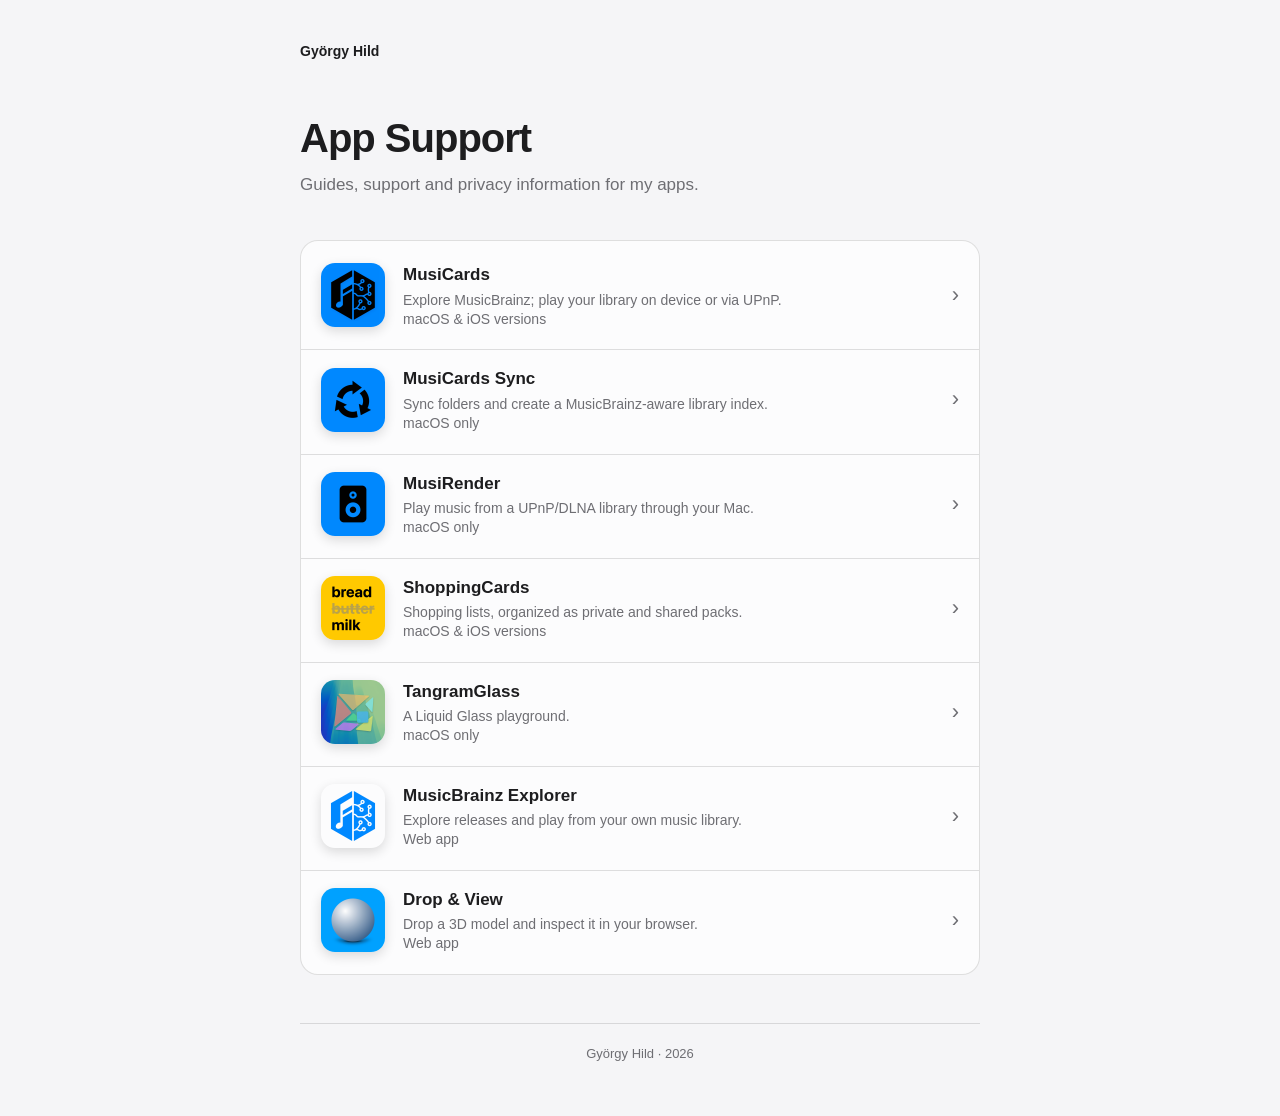
<file: index.html>
<!DOCTYPE html>
<html lang="en">
<head>
  <meta charset="UTF-8">
  <meta name="viewport" content="width=device-width, initial-scale=1.0">
  <meta name="description" content="Support, guides and privacy information for apps by György Hild.">
  <link rel="icon" type="image/png" sizes="1024x1024" href="./assets/images/icon.png">
  <link rel="apple-touch-icon" sizes="1024x1024" href="./assets/images/icon.png">
  <link rel="manifest" href="./site.webmanifest">
  <title>App Support · György Hild</title>
  <link rel="stylesheet" href="assets/css/style.css">
</head>
<body>
  <main class="container">
    <div class="topbar"><span class="site-name">György Hild</span></div>

    <header class="directory-hero">
      <h1>App Support</h1>
      <p>Guides, support and privacy information for my apps.</p>
    </header>

    <ul class="app-list" aria-label="Applications">
      <li>
        <a href="musicards/">
          <img class="list-icon" src="assets/images/musicards.png" alt="">
          <span class="app-copy"><strong>MusiCards</strong><span>Explore MusicBrainz; play your library on device or via UPnP.</span><span>macOS & iOS versions</span></span>
          <span class="chevron" aria-hidden="true">›</span>
        </a>
      </li>
      <li>
        <a href="musicards-sync/">
          <img class="list-icon" src="assets/images/musicards-sync.png" alt="">
          <span class="app-copy"><strong>MusiCards Sync</strong><span>Sync folders and create a MusicBrainz-aware library index.</span><span>macOS only</span></span>
          <span class="chevron" aria-hidden="true">›</span>
        </a>
      </li>
      <li>
        <a href="musirender/">
          <img class="list-icon" src="assets/images/musirender.png" alt="">
          <span class="app-copy"><strong>MusiRender</strong><span>Play music from a UPnP/DLNA library through your Mac.</span><span>macOS only</span></span>
          <span class="chevron" aria-hidden="true">›</span>
        </a>
      </li>
      <li>
        <a href="shoppingcards/">
          <img class="list-icon" src="assets/images/shoppingcards.png" alt="">
          <span class="app-copy"><strong>ShoppingCards</strong><span>Shopping lists, organized as private and shared packs.</span><span>macOS & iOS versions</span></span>
          <span class="chevron" aria-hidden="true">›</span>
        </a>
      </li>
      <li>
        <a href="tangramglass/">
          <img class="list-icon" src="assets/images/tangramglass.png" alt="">
          <span class="app-copy"><strong>TangramGlass</strong><span>A Liquid Glass playground.</span><span>macOS only</span></span>
          <span class="chevron" aria-hidden="true">›</span>
        </a>
      </li>
      <li>
        <a href="musicbrainz-explorer/">
          <img class="list-icon" src="assets/images/musicbrainz-explorer.png" alt="">
          <span class="app-copy"><strong>MusicBrainz Explorer</strong><span>Explore releases and play from your own music library.</span><span>Web app</span></span>
          <span class="chevron" aria-hidden="true">›</span>
        </a>
      </li>
      <li>
        <a href="drop-view/">
          <img class="list-icon" src="assets/images/drop-view.png" alt="">
          <span class="app-copy"><strong>Drop &amp; View</strong><span>Drop a 3D model and inspect it in your browser.</span><span>Web app</span></span>
          <span class="chevron" aria-hidden="true">›</span>
        </a>
      </li>
    </ul>

    <div class="footer">György Hild · 2026</div>
  </main>
</body>
</html>
</file>
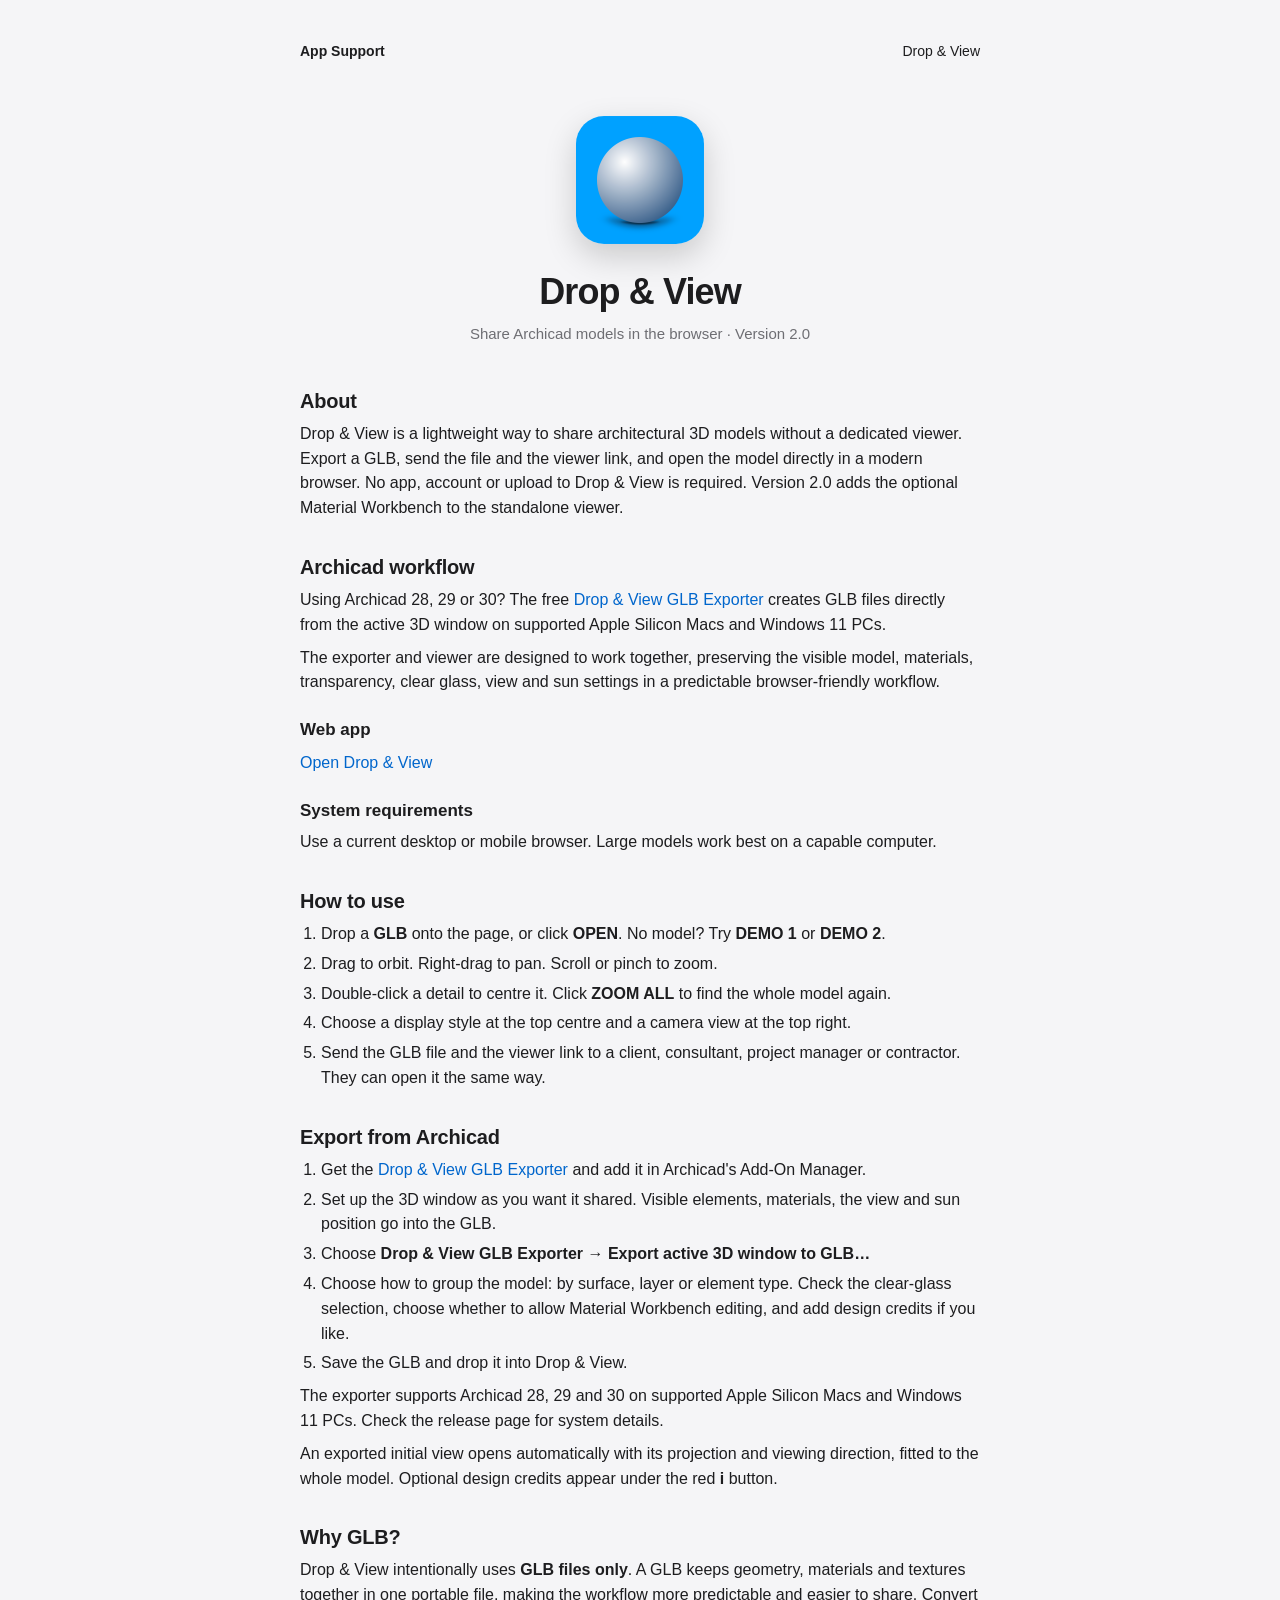
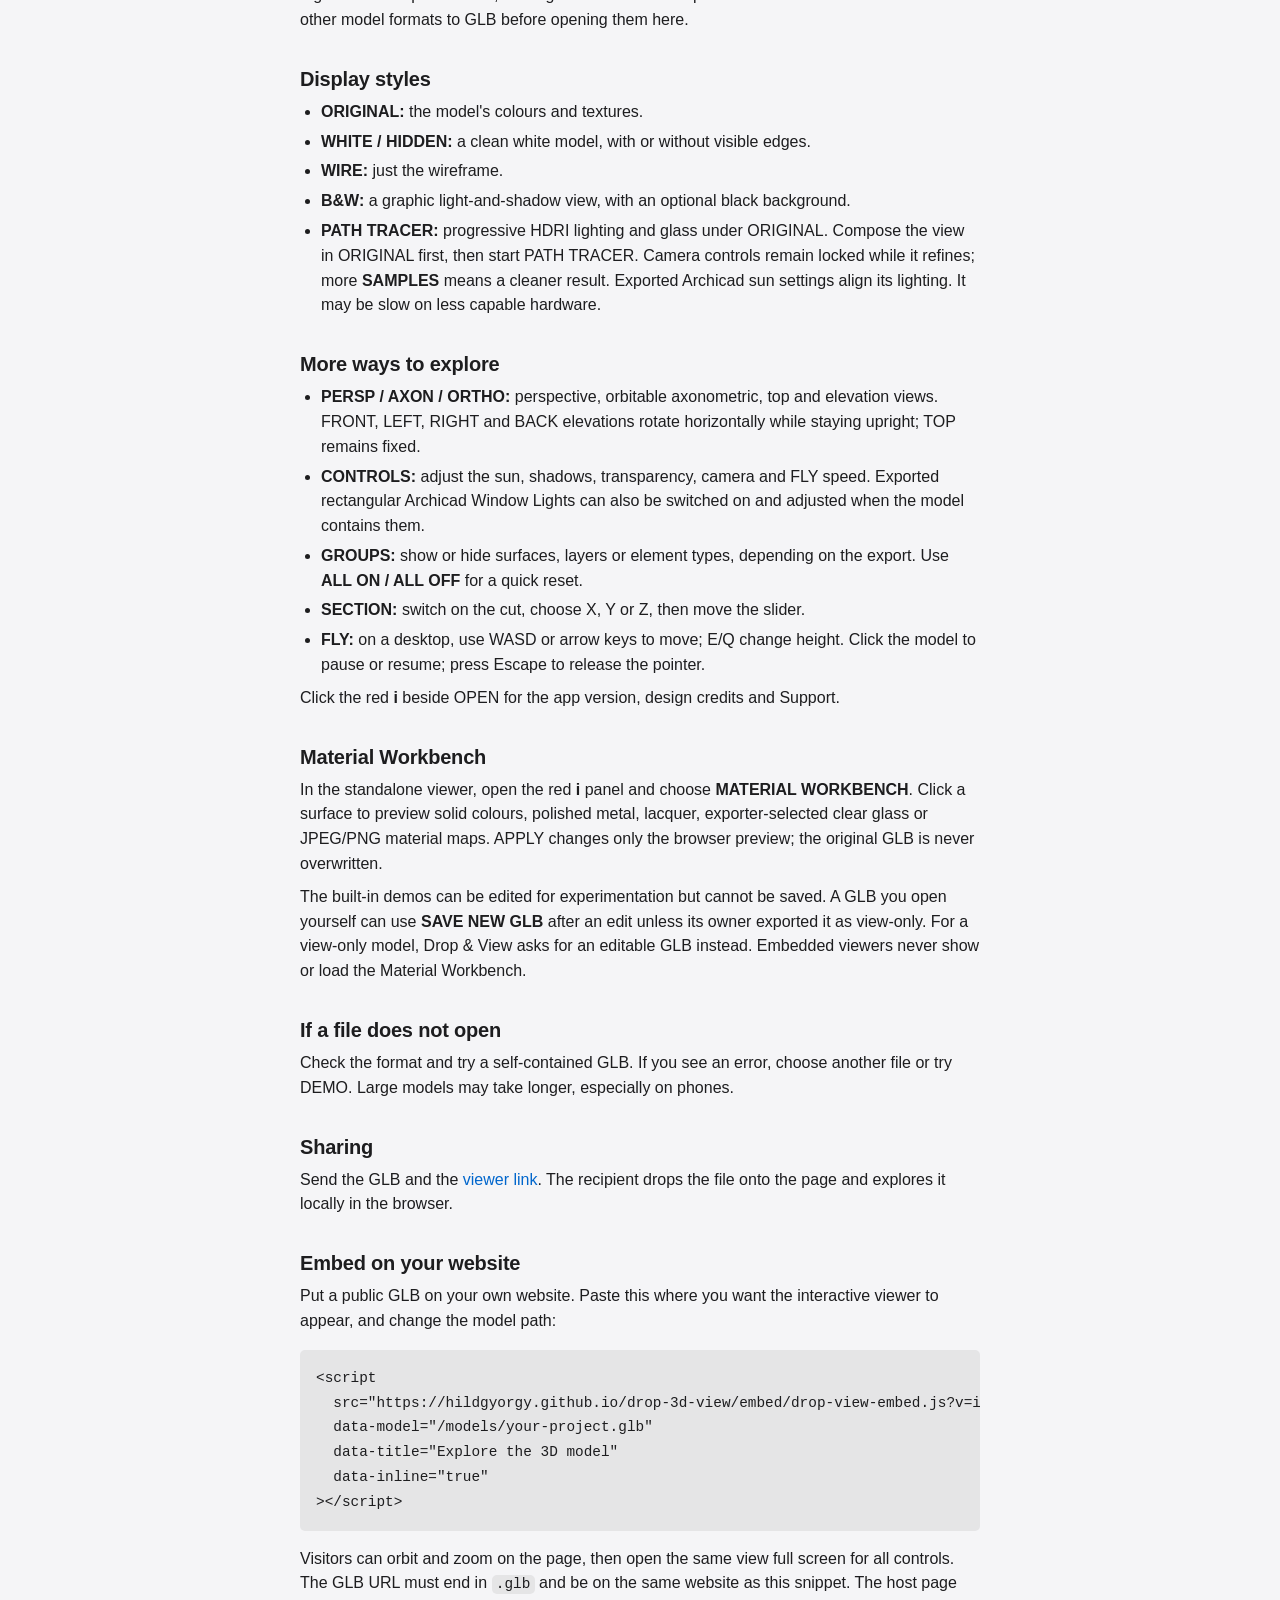
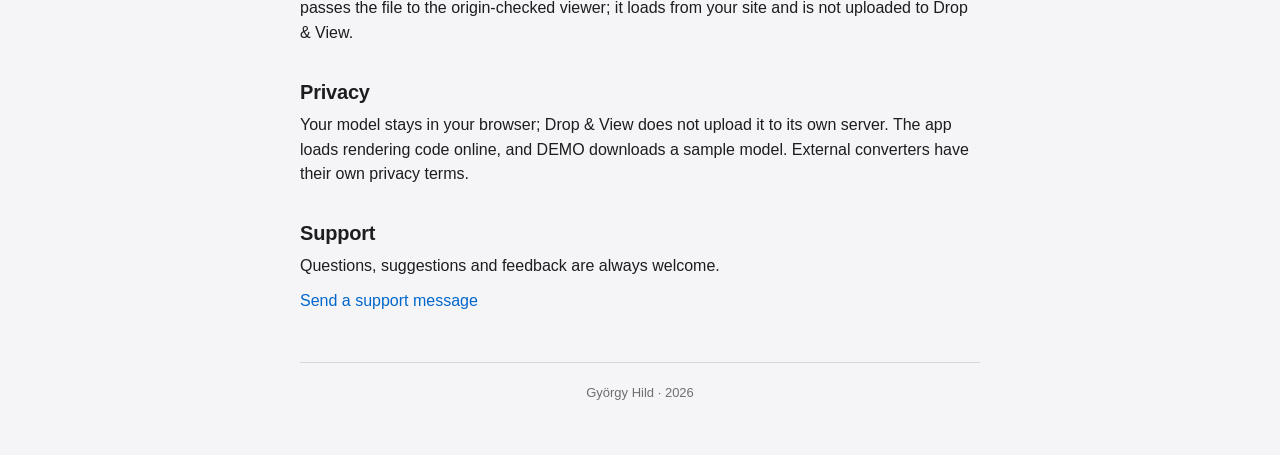
<file: drop-view/index.html>
<!DOCTYPE html>
<html lang="en">
<head>
  <meta charset="UTF-8">
  <meta name="viewport" content="width=device-width, initial-scale=1.0">
  <meta name="description" content="Drop &amp; View support, usage guide and privacy information.">
  <link rel="icon" type="image/png" sizes="1024x1024" href="../assets/images/icon.png">
  <link rel="apple-touch-icon" sizes="1024x1024" href="../assets/images/icon.png">
  <link rel="manifest" href="../site.webmanifest">
  <title>Drop &amp; View Support</title>
  <link rel="stylesheet" href="../assets/css/style.css">
</head>
<body>
  <main class="container">
    <nav class="topbar" aria-label="Support navigation"><a class="site-name" href="../">App Support</a><span>Drop &amp; View</span></nav>

    <header class="hero">
      <img class="app-icon" src="../assets/images/drop-view.png" alt="Drop &amp; View icon">
      <h1>Drop &amp; View</h1>
      <p class="subtitle">Share Archicad models in the browser · Version 2.0</p>
    </header>

    <h2>About</h2>
    <p>Drop &amp; View is a lightweight way to share architectural 3D models without a dedicated viewer. Export a GLB, send the file and the viewer link, and open the model directly in a modern browser. No app, account or upload to Drop &amp; View is required. Version 2.0 adds the optional Material Workbench to the standalone viewer.</p>

    <h2>Archicad workflow</h2>
    <p>Using Archicad 28, 29 or 30? The free <a href="https://github.com/hildgyorgy/archicad-glb-exporter/releases">Drop &amp; View GLB Exporter</a> creates GLB files directly from the active 3D window on supported Apple Silicon Macs and Windows 11 PCs.</p>
    <p>The exporter and viewer are designed to work together, preserving the visible model, materials, transparency, clear glass, view and sun settings in a predictable browser-friendly workflow.</p>

    <h3>Web app</h3>
    <p class="support-link"><a href="https://hildgyorgy.github.io/drop-3d-view/">Open Drop &amp; View</a></p>

    <h3>System requirements</h3>
    <p>Use a current desktop or mobile browser. Large models work best on a capable computer.</p>

    <h2>How to use</h2>
    <ol>
      <li>Drop a <strong>GLB</strong> onto the page, or click <strong>OPEN</strong>. No model? Try <strong>DEMO 1</strong> or <strong>DEMO 2</strong>.</li>
      <li>Drag to orbit. Right-drag to pan. Scroll or pinch to zoom.</li>
      <li>Double-click a detail to centre it. Click <strong>ZOOM ALL</strong> to find the whole model again.</li>
      <li>Choose a display style at the top centre and a camera view at the top right.</li>
      <li>Send the GLB file and the viewer link to a client, consultant, project manager or contractor. They can open it the same way.</li>
    </ol>

    <h2>Export from Archicad</h2>
    <ol>
      <li>Get the <a href="https://github.com/hildgyorgy/archicad-glb-exporter/releases">Drop &amp; View GLB Exporter</a> and add it in Archicad's Add-On Manager.</li>
      <li>Set up the 3D window as you want it shared. Visible elements, materials, the view and sun position go into the GLB.</li>
      <li>Choose <strong>Drop &amp; View GLB Exporter &rarr; Export active 3D window to GLB&hellip;</strong></li>
      <li>Choose how to group the model: by surface, layer or element type. Check the clear-glass selection, choose whether to allow Material Workbench editing, and add design credits if you like.</li>
      <li>Save the GLB and drop it into Drop &amp; View.</li>
    </ol>
    <p>The exporter supports Archicad 28, 29 and 30 on supported Apple Silicon Macs and Windows 11 PCs. Check the release page for system details.</p>
    <p>An exported initial view opens automatically with its projection and viewing direction, fitted to the whole model. Optional design credits appear under the red <strong>i</strong> button.</p>

    <h2>Why GLB?</h2>
    <p>Drop &amp; View intentionally uses <strong>GLB files only</strong>. A GLB keeps geometry, materials and textures together in one portable file, making the workflow more predictable and easier to share. Convert other model formats to GLB before opening them here.</p>

    <h2>Display styles</h2>
    <ul>
      <li><strong>ORIGINAL:</strong> the model's colours and textures.</li>
      <li><strong>WHITE / HIDDEN:</strong> a clean white model, with or without visible edges.</li>
      <li><strong>WIRE:</strong> just the wireframe.</li>
      <li><strong>B&amp;W:</strong> a graphic light-and-shadow view, with an optional black background.</li>
      <li><strong>PATH TRACER:</strong> progressive HDRI lighting and glass under ORIGINAL. Compose the view in ORIGINAL first, then start PATH TRACER. Camera controls remain locked while it refines; more <strong>SAMPLES</strong> means a cleaner result. Exported Archicad sun settings align its lighting. It may be slow on less capable hardware.</li>
    </ul>

    <h2>More ways to explore</h2>
    <ul>
      <li><strong>PERSP / AXON / ORTHO:</strong> perspective, orbitable axonometric, top and elevation views. FRONT, LEFT, RIGHT and BACK elevations rotate horizontally while staying upright; TOP remains fixed.</li>
      <li><strong>CONTROLS:</strong> adjust the sun, shadows, transparency, camera and FLY speed. Exported rectangular Archicad Window Lights can also be switched on and adjusted when the model contains them.</li>
      <li><strong>GROUPS:</strong> show or hide surfaces, layers or element types, depending on the export. Use <strong>ALL ON / ALL OFF</strong> for a quick reset.</li>
      <li><strong>SECTION:</strong> switch on the cut, choose X, Y or Z, then move the slider.</li>
      <li><strong>FLY:</strong> on a desktop, use WASD or arrow keys to move; E/Q change height. Click the model to pause or resume; press Escape to release the pointer.</li>
    </ul>
    <p>Click the red <strong>i</strong> beside OPEN for the app version, design credits and Support.</p>

    <h2>Material Workbench</h2>
    <p>In the standalone viewer, open the red <strong>i</strong> panel and choose <strong>MATERIAL WORKBENCH</strong>. Click a surface to preview solid colours, polished metal, lacquer, exporter-selected clear glass or JPEG/PNG material maps. APPLY changes only the browser preview; the original GLB is never overwritten.</p>
    <p>The built-in demos can be edited for experimentation but cannot be saved. A GLB you open yourself can use <strong>SAVE NEW GLB</strong> after an edit unless its owner exported it as view-only. For a view-only model, Drop &amp; View asks for an editable GLB instead. Embedded viewers never show or load the Material Workbench.</p>

    <h2>If a file does not open</h2>
    <p>Check the format and try a self-contained GLB. If you see an error, choose another file or try DEMO. Large models may take longer, especially on phones.</p>

    <h2>Sharing</h2>
    <p>Send the GLB and the <a href="https://hildgyorgy.github.io/drop-3d-view/">viewer link</a>. The recipient drops the file onto the page and explores it locally in the browser.</p>

    <h2>Embed on your website</h2>
    <p>Put a public GLB on your own website. Paste this where you want the interactive viewer to appear, and change the model path:</p>
    <pre><code>&lt;script
  src="https://hildgyorgy.github.io/drop-3d-view/embed/drop-view-embed.js?v=inline-2"
  data-model="/models/your-project.glb"
  data-title="Explore the 3D model"
  data-inline="true"
&gt;&lt;/script&gt;</code></pre>
    <p>Visitors can orbit and zoom on the page, then open the same view full screen for all controls. The GLB URL must end in <code>.glb</code> and be on the same website as this snippet. The host page passes the file to the origin-checked viewer; it loads from your site and is not uploaded to Drop &amp; View.</p>

    <h2>Privacy</h2>
    <p>Your model stays in your browser; Drop &amp; View does not upload it to its own server. The app loads rendering code online, and DEMO downloads a sample model. External converters have their own privacy terms.</p>

    <h2>Support</h2>
    <p>Questions, suggestions and feedback are always welcome.</p>
    <p class="support-link"><a href="mailto:hild.gyorgy@freemail.hu?subject=Drop%20%26%20View%20Support">Send a support message</a></p>

    <div class="footer">György Hild · 2026</div>
  </main>
</body>
</html>
</file>
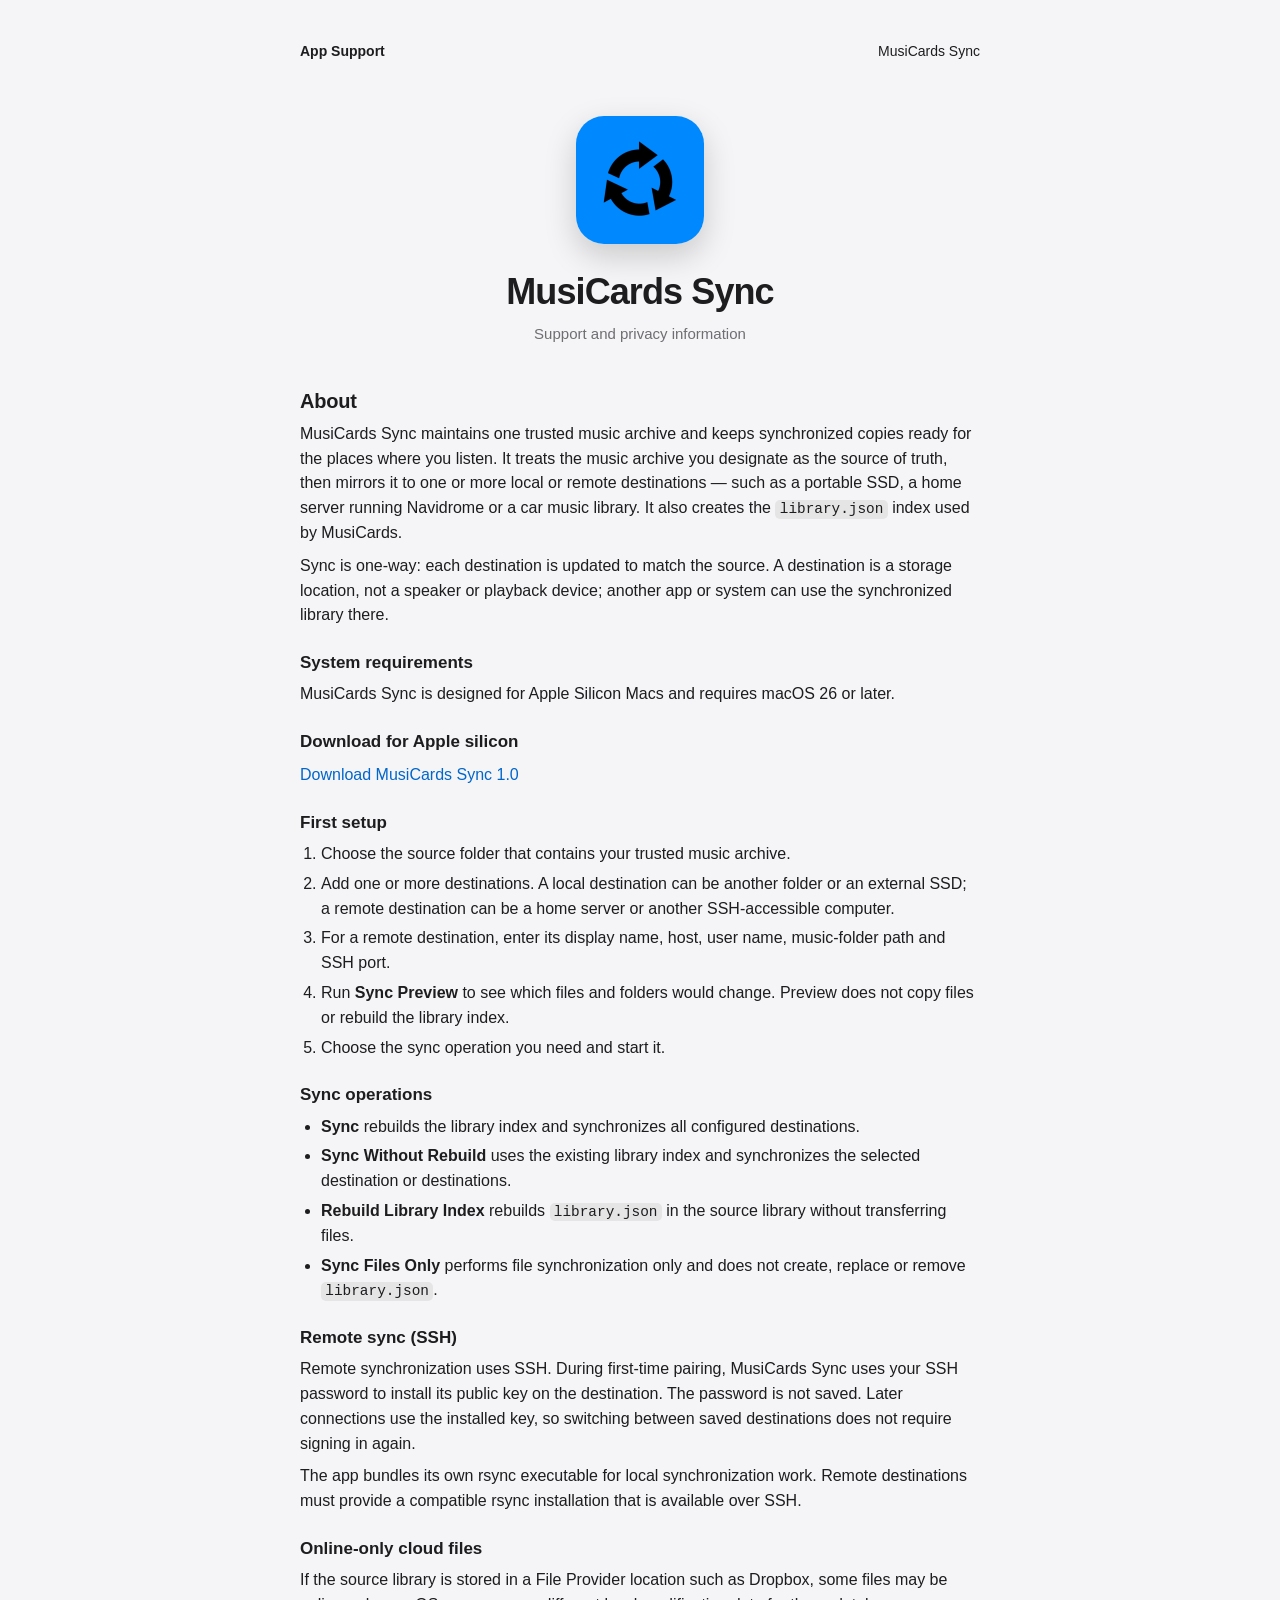
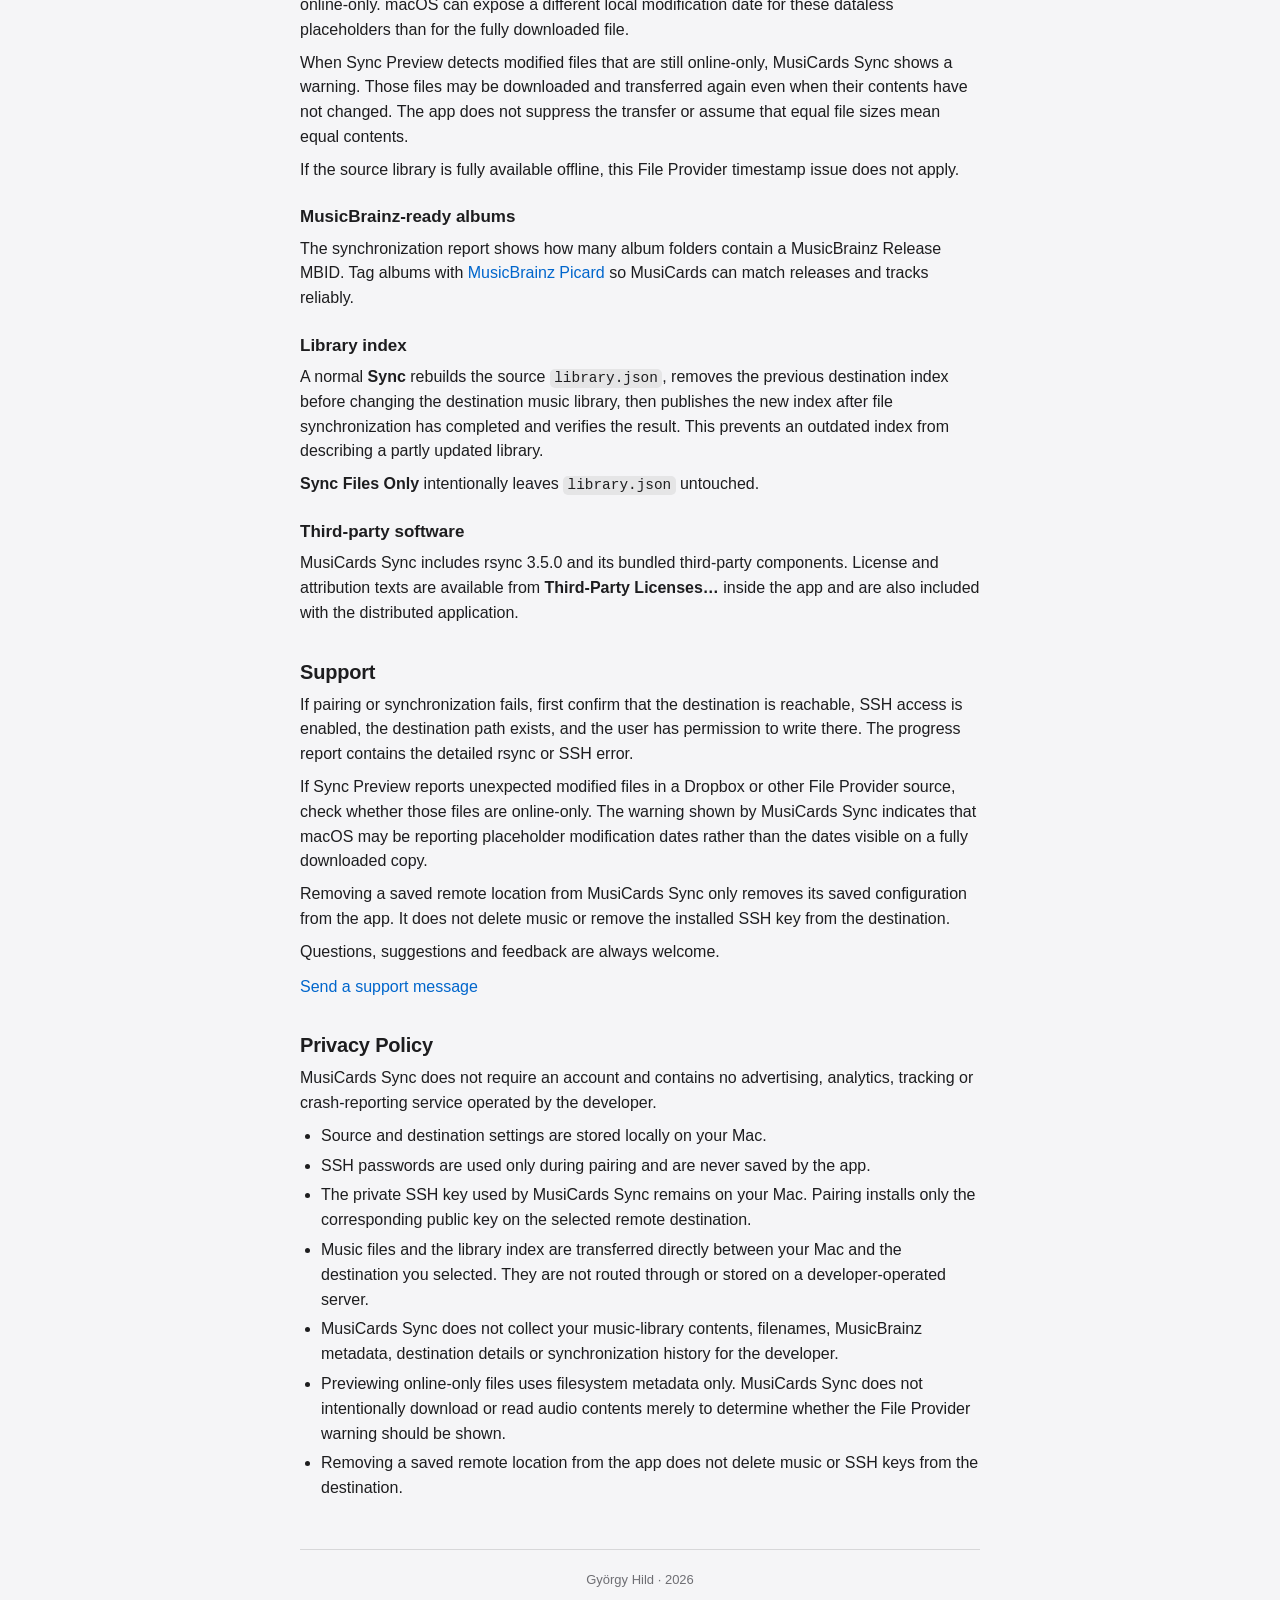
<file: musicards-sync/index.html>
<!DOCTYPE html>
<html lang="en">
<head>
  <meta charset="UTF-8">
  <meta name="viewport" content="width=device-width, initial-scale=1.0">
  <meta name="description" content="MusiCards Sync support and privacy information.">
  <link rel="icon" type="image/png" sizes="1024x1024" href="../assets/images/icon.png">
  <link rel="apple-touch-icon" sizes="1024x1024" href="../assets/images/icon.png">
  <link rel="manifest" href="../site.webmanifest">
  <title>MusiCards Sync Support</title>
  <link rel="stylesheet" href="../assets/css/style.css">
</head>
<body>
  <main class="container">
    <nav class="topbar" aria-label="Support navigation"><a class="site-name" href="../">App Support</a><span>MusiCards Sync</span></nav>
    <header class="hero">
      <img class="app-icon" src="../assets/images/musicards-sync.png" alt="MusiCards Sync icon">
      <h1>MusiCards Sync</h1>
      <p class="subtitle">Support and privacy information</p>
    </header>

    <h2 id="help">About</h2>
    <p>MusiCards Sync maintains one trusted music archive and keeps synchronized copies ready for the places where you listen. It treats the music archive you designate as the source of truth, then mirrors it to one or more local or remote destinations — such as a portable SSD, a home server running Navidrome or a car music library. It also creates the <code>library.json</code> index used by MusiCards.</p>
    <p>Sync is one-way: each destination is updated to match the source. A destination is a storage location, not a speaker or playback device; another app or system can use the synchronized library there.</p>

    <h3>System requirements</h3>
    <p>MusiCards Sync is designed for Apple Silicon Macs and requires macOS 26 or later.</p>

    <h3>Download for Apple silicon</h3>
    <p class="support-link"><a href="MusiCards%20Sync%201.0.dmg">Download MusiCards Sync 1.0</a></p>

    <h3>First setup</h3>
    <ol>
      <li>Choose the source folder that contains your trusted music archive.</li>
      <li>Add one or more destinations. A local destination can be another folder or an external SSD; a remote destination can be a home server or another SSH-accessible computer.</li>
      <li>For a remote destination, enter its display name, host, user name, music-folder path and SSH port.</li>
      <li>Run <strong>Sync Preview</strong> to see which files and folders would change. Preview does not copy files or rebuild the library index.</li>
      <li>Choose the sync operation you need and start it.</li>
    </ol>

    <h3>Sync operations</h3>
    <ul>
      <li><strong>Sync</strong> rebuilds the library index and synchronizes all configured destinations.</li>
      <li><strong>Sync Without Rebuild</strong> uses the existing library index and synchronizes the selected destination or destinations.</li>
      <li><strong>Rebuild Library Index</strong> rebuilds <code>library.json</code> in the source library without transferring files.</li>
      <li><strong>Sync Files Only</strong> performs file synchronization only and does not create, replace or remove <code>library.json</code>.</li>
    </ul>

    <h3>Remote sync (SSH)</h3>
    <p>Remote synchronization uses SSH. During first-time pairing, MusiCards Sync uses your SSH password to install its public key on the destination. The password is not saved. Later connections use the installed key, so switching between saved destinations does not require signing in again.</p>
    <p>The app bundles its own rsync executable for local synchronization work. Remote destinations must provide a compatible rsync installation that is available over SSH.</p>

    <h3>Online-only cloud files</h3>
    <p>If the source library is stored in a File Provider location such as Dropbox, some files may be online-only. macOS can expose a different local modification date for these dataless placeholders than for the fully downloaded file.</p>
    <p>When Sync Preview detects modified files that are still online-only, MusiCards Sync shows a warning. Those files may be downloaded and transferred again even when their contents have not changed. The app does not suppress the transfer or assume that equal file sizes mean equal contents.</p>
    <p>If the source library is fully available offline, this File Provider timestamp issue does not apply.</p>

    <h3>MusicBrainz-ready albums</h3>
    <p>The synchronization report shows how many album folders contain a MusicBrainz Release MBID. Tag albums with <a href="https://picard.musicbrainz.org/">MusicBrainz Picard</a> so MusiCards can match releases and tracks reliably.</p>

    <h3>Library index</h3>
    <p>A normal <strong>Sync</strong> rebuilds the source <code>library.json</code>, removes the previous destination index before changing the destination music library, then publishes the new index after file synchronization has completed and verifies the result. This prevents an outdated index from describing a partly updated library.</p>
    <p><strong>Sync Files Only</strong> intentionally leaves <code>library.json</code> untouched.</p>

    <h3>Third-party software</h3>
    <p>MusiCards Sync includes rsync 3.5.0 and its bundled third-party components. License and attribution texts are available from <strong>Third-Party Licenses…</strong> inside the app and are also included with the distributed application.</p>

    <h2 id="support">Support</h2>
    <p>If pairing or synchronization fails, first confirm that the destination is reachable, SSH access is enabled, the destination path exists, and the user has permission to write there. The progress report contains the detailed rsync or SSH error.</p>
    <p>If Sync Preview reports unexpected modified files in a Dropbox or other File Provider source, check whether those files are online-only. The warning shown by MusiCards Sync indicates that macOS may be reporting placeholder modification dates rather than the dates visible on a fully downloaded copy.</p>
    <p>Removing a saved remote location from MusiCards Sync only removes its saved configuration from the app. It does not delete music or remove the installed SSH key from the destination.</p>
    <p>Questions, suggestions and feedback are always welcome.</p>
    <p class="support-link"><a href="mailto:hild.gyorgy@freemail.hu?subject=MusiCards%20Sync%20Support">Send a support message</a></p>

    <h2 id="privacy">Privacy Policy</h2>
    <p>MusiCards Sync does not require an account and contains no advertising, analytics, tracking or crash-reporting service operated by the developer.</p>
    <ul>
      <li>Source and destination settings are stored locally on your Mac.</li>
      <li>SSH passwords are used only during pairing and are never saved by the app.</li>
      <li>The private SSH key used by MusiCards Sync remains on your Mac. Pairing installs only the corresponding public key on the selected remote destination.</li>
      <li>Music files and the library index are transferred directly between your Mac and the destination you selected. They are not routed through or stored on a developer-operated server.</li>
      <li>MusiCards Sync does not collect your music-library contents, filenames, MusicBrainz metadata, destination details or synchronization history for the developer.</li>
      <li>Previewing online-only files uses filesystem metadata only. MusiCards Sync does not intentionally download or read audio contents merely to determine whether the File Provider warning should be shown.</li>
      <li>Removing a saved remote location from the app does not delete music or SSH keys from the destination.</li>
    </ul>

    <div class="footer">György Hild · 2026</div>
  </main>
</body>
</html>
</file>
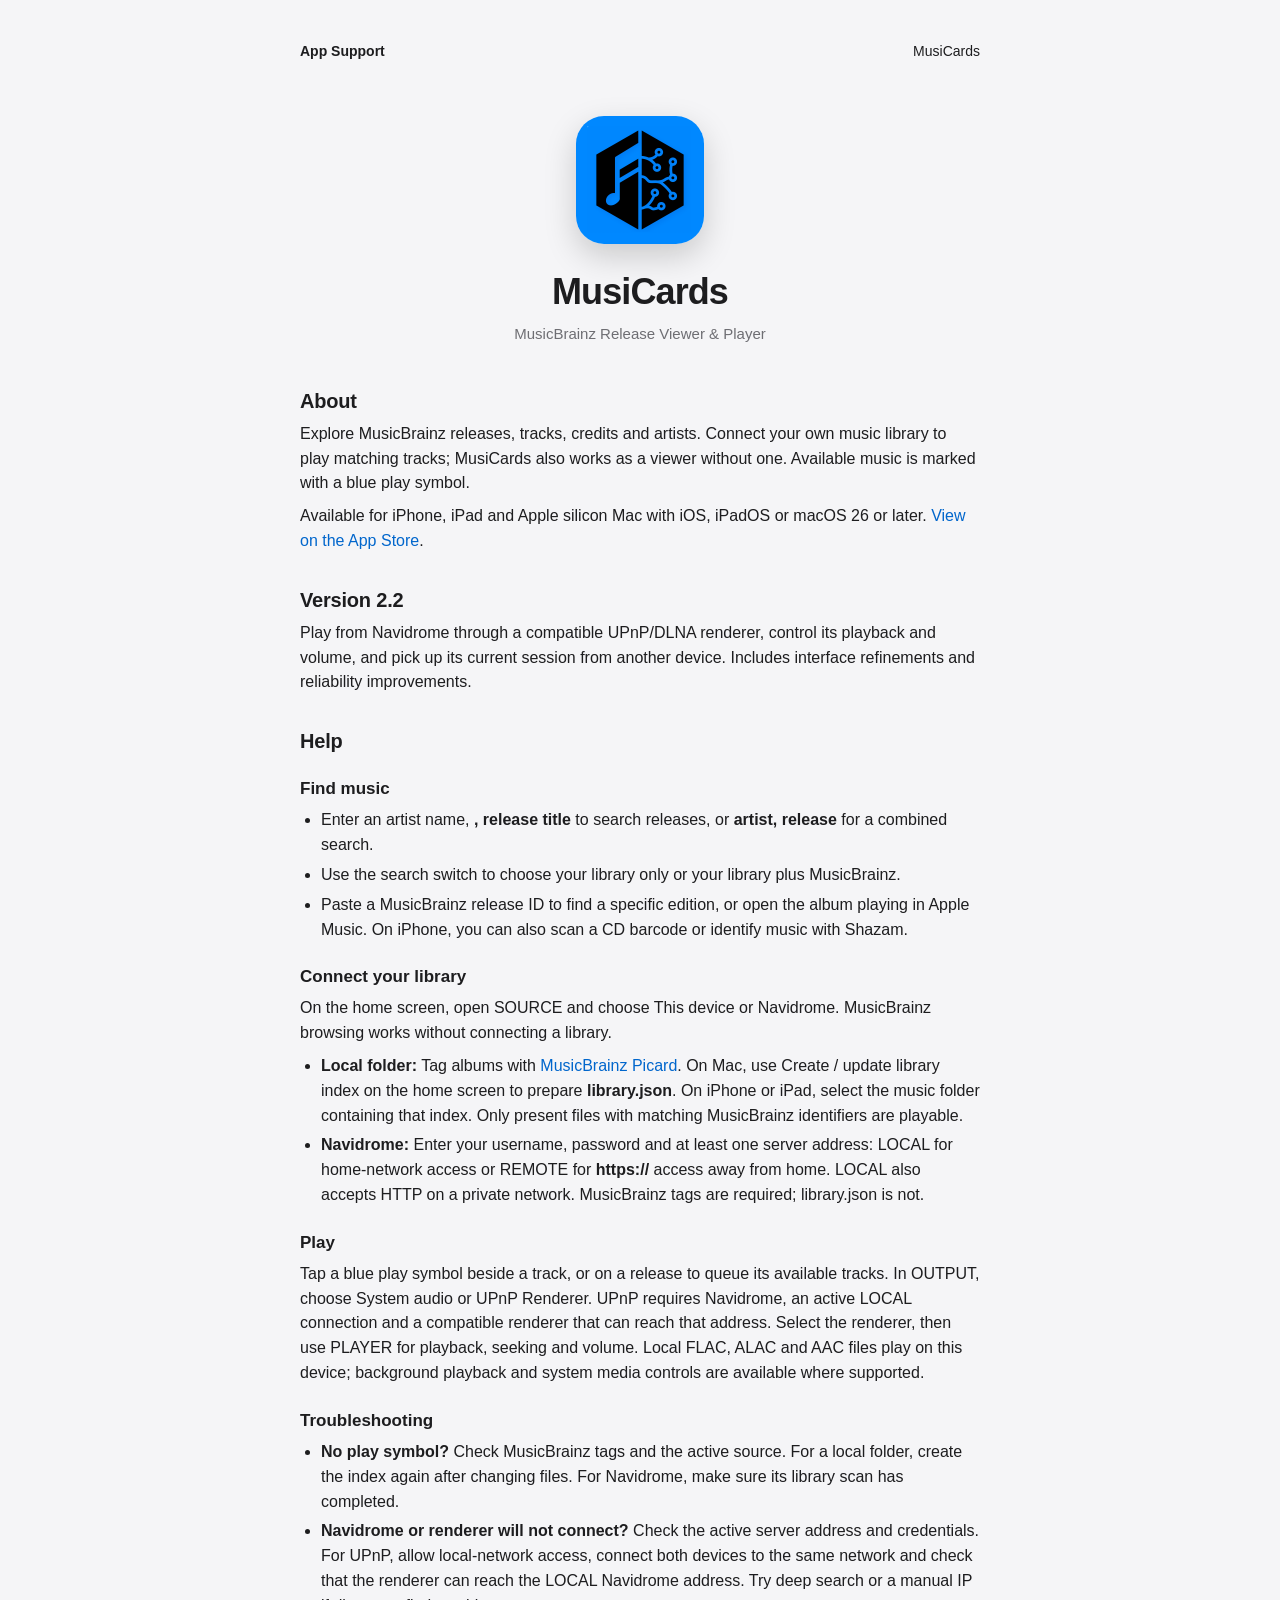
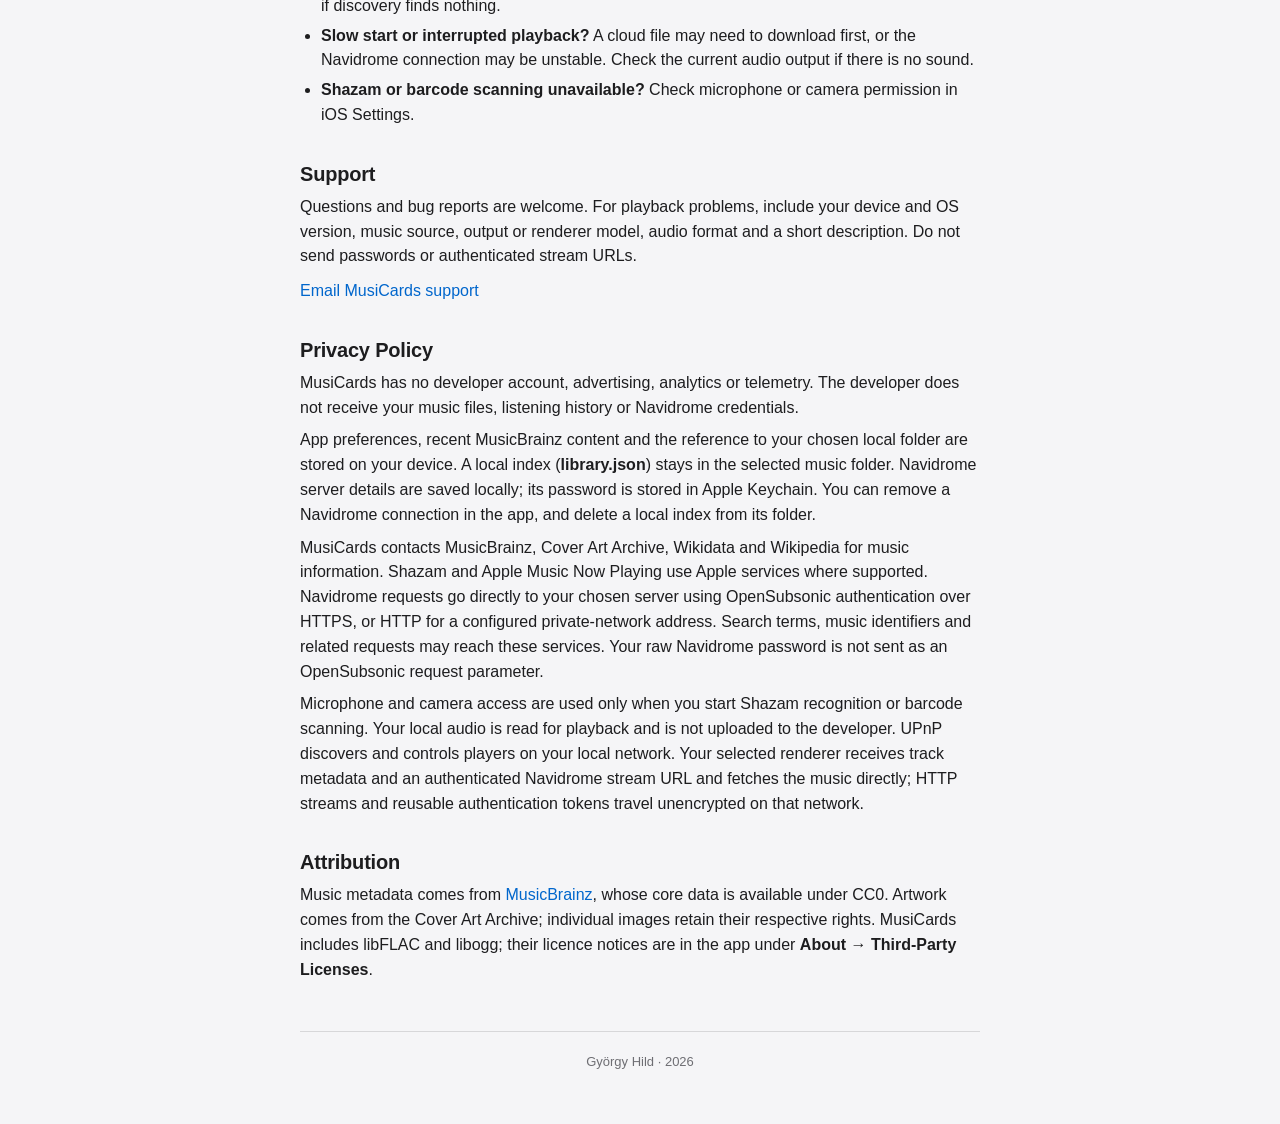
<file: musicards/index.html>
<!DOCTYPE html>
<html lang="en">
<head>
  <meta charset="UTF-8">
  <meta name="viewport" content="width=device-width, initial-scale=1.0">
  <meta name="description" content="MusiCards 2.2 help, support and privacy information.">
  <link rel="icon" type="image/png" sizes="1024x1024" href="../assets/images/icon.png">
  <link rel="apple-touch-icon" sizes="1024x1024" href="../assets/images/icon.png">
  <link rel="manifest" href="../site.webmanifest">
  <title>MusiCards Support</title>
  <link rel="stylesheet" href="../assets/css/style.css">
</head>
<body>
  <main class="container">
    <nav class="topbar" aria-label="Support navigation"><a class="site-name" href="../">App Support</a><span>MusiCards</span></nav>

    <header class="hero">
      <img class="app-icon" src="../assets/images/musicards.png" alt="MusiCards icon">
      <h1>MusiCards</h1>
      <p class="subtitle">MusicBrainz Release Viewer &amp; Player</p>
    </header>

    <h2>About</h2>
    <p>Explore MusicBrainz releases, tracks, credits and artists. Connect your own music library to play matching tracks; MusiCards also works as a viewer without one. Available music is marked with a blue play symbol.</p>
    <p>Available for iPhone, iPad and Apple silicon Mac with iOS, iPadOS or macOS 26 or later. <a href="https://apps.apple.com/hu/app/musicards-release-viewer/id6763909271">View on the App Store</a>.</p>

    <h2>Version 2.2</h2>
    <p>Play from Navidrome through a compatible UPnP/DLNA renderer, control its playback and volume, and pick up its current session from another device. Includes interface refinements and reliability improvements.</p>

    <h2 id="help">Help</h2>
    <h3>Find music</h3>
    <ul>
      <li>Enter an artist name, <strong>, release title</strong> to search releases, or <strong>artist, release</strong> for a combined search.</li>
      <li>Use the search switch to choose your library only or your library plus MusicBrainz.</li>
      <li>Paste a MusicBrainz release ID to find a specific edition, or open the album playing in Apple Music. On iPhone, you can also scan a CD barcode or identify music with Shazam.</li>
    </ul>

    <h3>Connect your library</h3>
    <p>On the home screen, open SOURCE and choose This device or Navidrome. MusicBrainz browsing works without connecting a library.</p>
    <ul>
      <li><strong>Local folder:</strong> Tag albums with <a href="https://picard.musicbrainz.org/">MusicBrainz Picard</a>. On Mac, use Create / update library index on the home screen to prepare <strong>library.json</strong>. On iPhone or iPad, select the music folder containing that index. Only present files with matching MusicBrainz identifiers are playable.</li>
      <li><strong>Navidrome:</strong> Enter your username, password and at least one server address: LOCAL for home-network access or REMOTE for <strong>https://</strong> access away from home. LOCAL also accepts HTTP on a private network. MusicBrainz tags are required; library.json is not.</li>
    </ul>

    <h3>Play</h3>
    <p>Tap a blue play symbol beside a track, or on a release to queue its available tracks. In OUTPUT, choose System audio or UPnP Renderer. UPnP requires Navidrome, an active LOCAL connection and a compatible renderer that can reach that address. Select the renderer, then use PLAYER for playback, seeking and volume. Local FLAC, ALAC and AAC files play on this device; background playback and system media controls are available where supported.</p>

    <h3>Troubleshooting</h3>
    <ul>
      <li><strong>No play symbol?</strong> Check MusicBrainz tags and the active source. For a local folder, create the index again after changing files. For Navidrome, make sure its library scan has completed.</li>
      <li><strong>Navidrome or renderer will not connect?</strong> Check the active server address and credentials. For UPnP, allow local-network access, connect both devices to the same network and check that the renderer can reach the LOCAL Navidrome address. Try deep search or a manual IP if discovery finds nothing.</li>
      <li><strong>Slow start or interrupted playback?</strong> A cloud file may need to download first, or the Navidrome connection may be unstable. Check the current audio output if there is no sound.</li>
      <li><strong>Shazam or barcode scanning unavailable?</strong> Check microphone or camera permission in iOS Settings.</li>
    </ul>

    <h2 id="support">Support</h2>
    <p>Questions and bug reports are welcome. For playback problems, include your device and OS version, music source, output or renderer model, audio format and a short description. Do not send passwords or authenticated stream URLs.</p>
    <p class="support-link"><a href="mailto:hild.gyorgy@freemail.hu?subject=MusiCards%20Support">Email MusiCards support</a></p>

    <h2 id="privacy">Privacy Policy</h2>
    <p>MusiCards has no developer account, advertising, analytics or telemetry. The developer does not receive your music files, listening history or Navidrome credentials.</p>
    <p>App preferences, recent MusicBrainz content and the reference to your chosen local folder are stored on your device. A local index (<strong>library.json</strong>) stays in the selected music folder. Navidrome server details are saved locally; its password is stored in Apple Keychain. You can remove a Navidrome connection in the app, and delete a local index from its folder.</p>
    <p>MusiCards contacts MusicBrainz, Cover Art Archive, Wikidata and Wikipedia for music information. Shazam and Apple Music Now Playing use Apple services where supported. Navidrome requests go directly to your chosen server using OpenSubsonic authentication over HTTPS, or HTTP for a configured private-network address. Search terms, music identifiers and related requests may reach these services. Your raw Navidrome password is not sent as an OpenSubsonic request parameter.</p>
    <p>Microphone and camera access are used only when you start Shazam recognition or barcode scanning. Your local audio is read for playback and is not uploaded to the developer. UPnP discovers and controls players on your local network. Your selected renderer receives track metadata and an authenticated Navidrome stream URL and fetches the music directly; HTTP streams and reusable authentication tokens travel unencrypted on that network.</p>

    <h2>Attribution</h2>
    <p>Music metadata comes from <a href="https://musicbrainz.org/">MusicBrainz</a>, whose core data is available under CC0. Artwork comes from the Cover Art Archive; individual images retain their respective rights. MusiCards includes libFLAC and libogg; their licence notices are in the app under <strong>About → Third-Party Licenses</strong>.</p>

    <div class="footer">György Hild · 2026</div>
  </main>
</body>
</html>
</file>
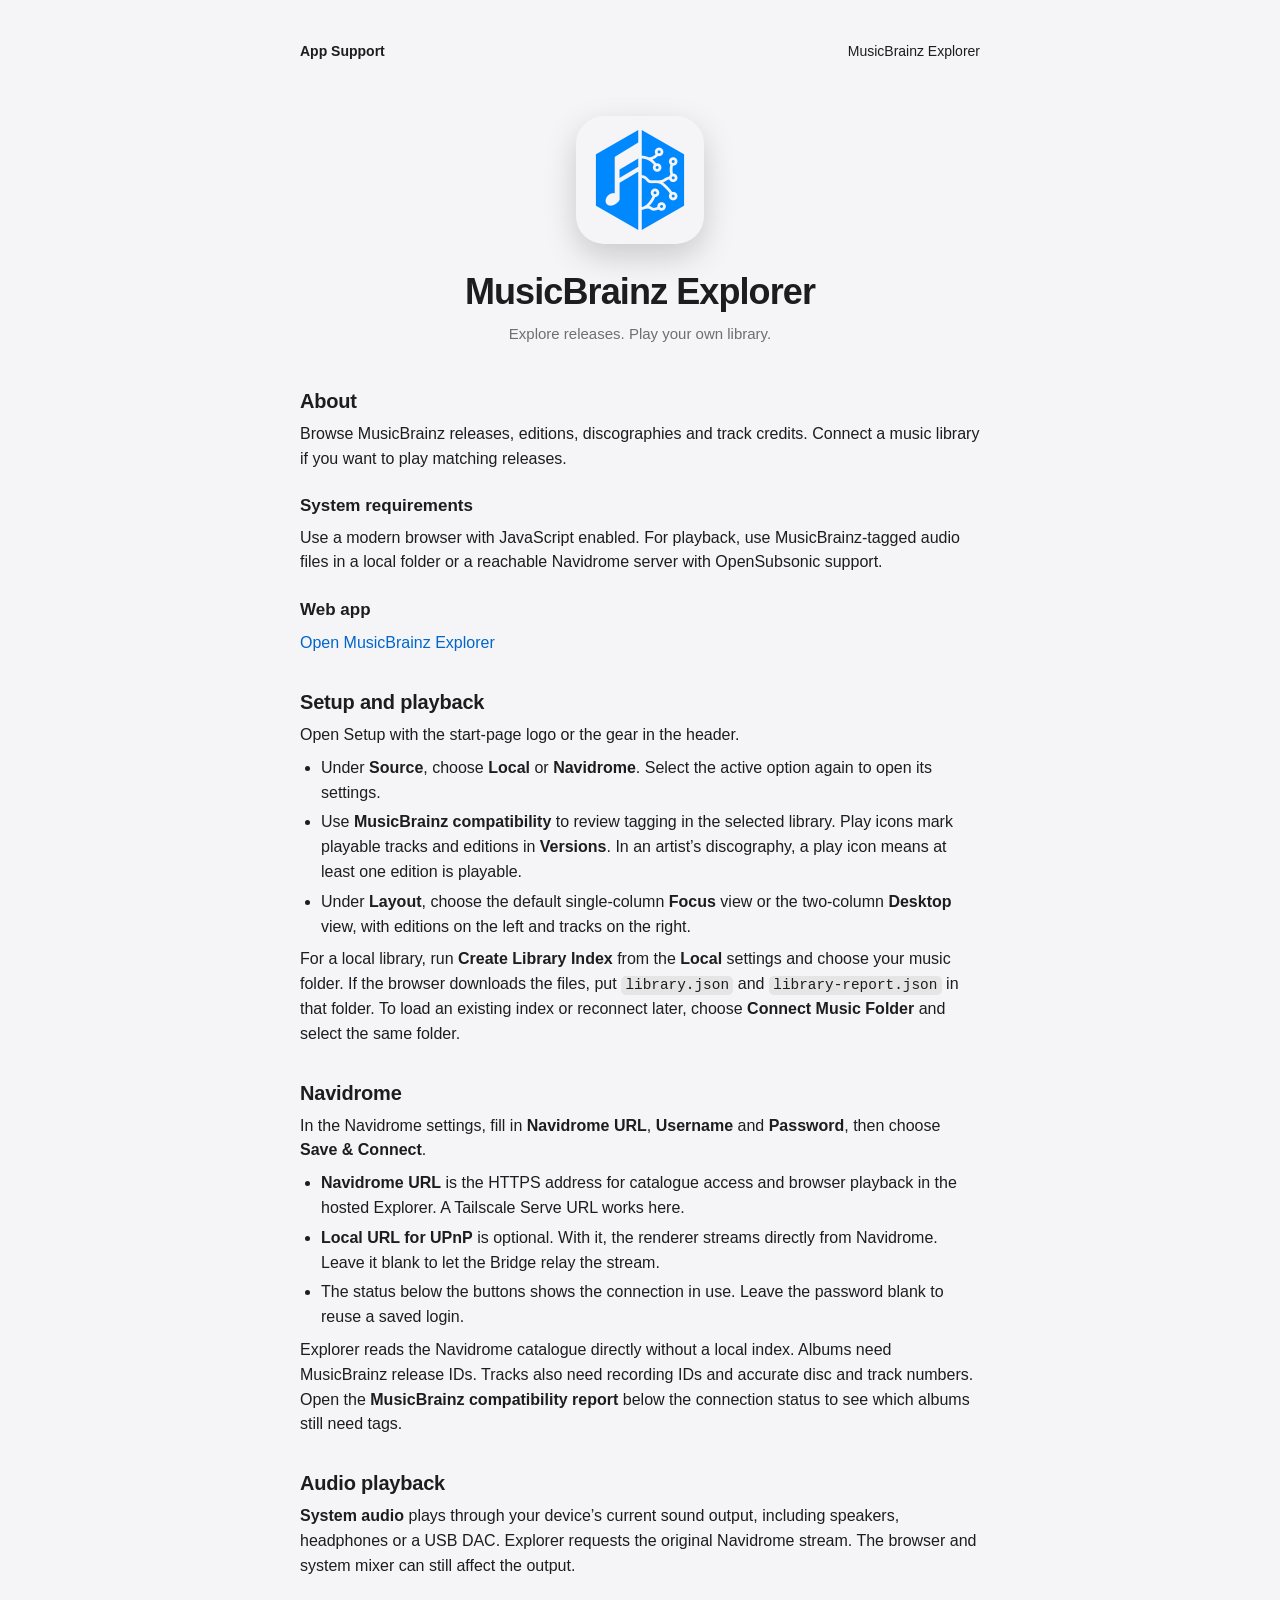
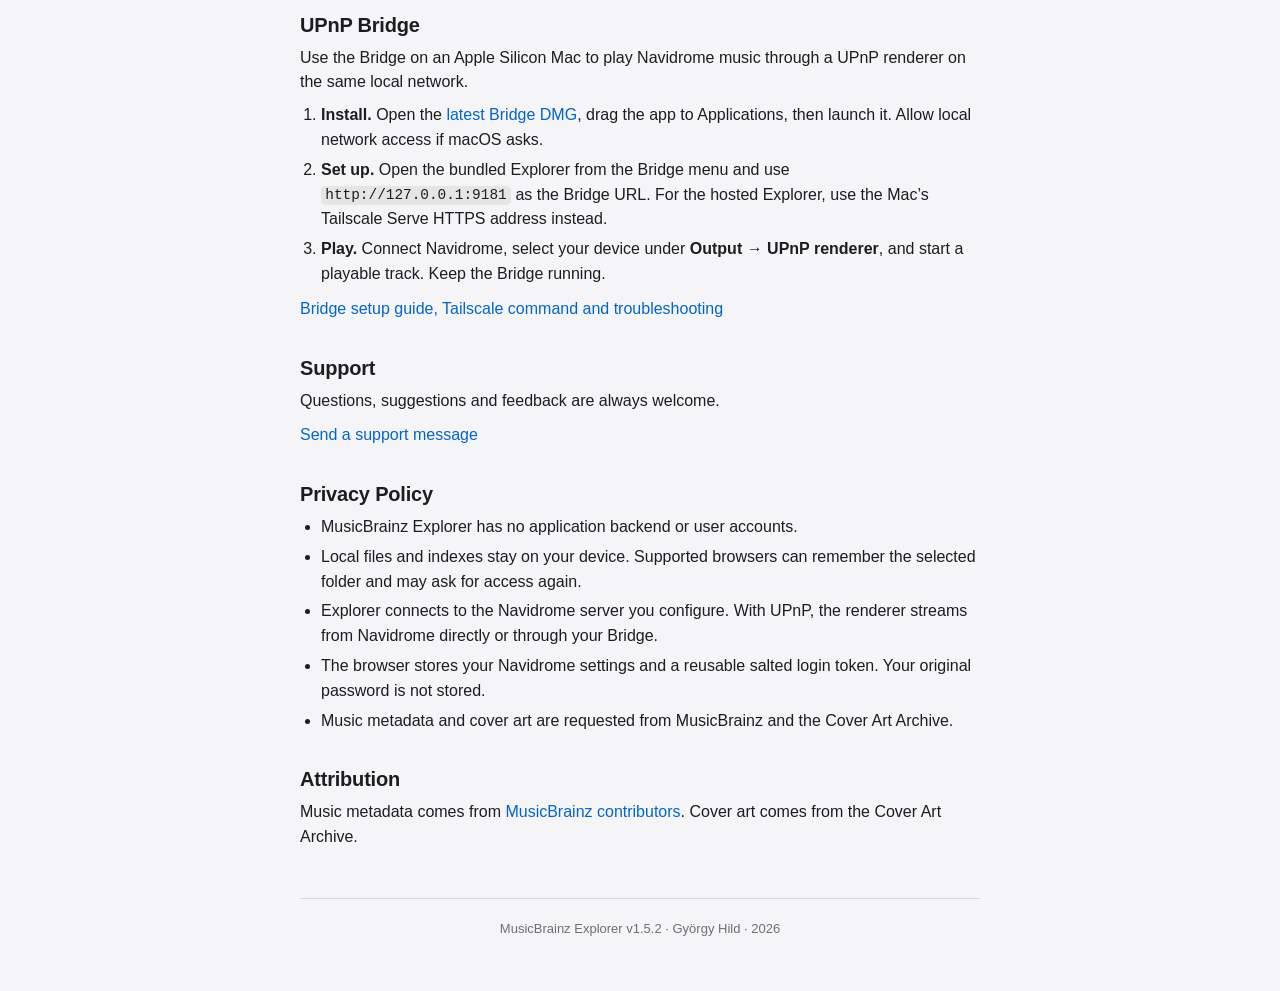
<file: musicbrainz-explorer/index.html>
<!DOCTYPE html>
<html lang="en">
<head>
  <meta charset="UTF-8">
  <meta name="viewport" content="width=device-width, initial-scale=1.0">
  <meta name="description" content="MusicBrainz Explorer setup, playback, support and privacy information.">
  <link rel="icon" type="image/png" sizes="1024x1024" href="../assets/images/icon.png">
  <link rel="apple-touch-icon" sizes="1024x1024" href="../assets/images/icon.png">
  <link rel="manifest" href="../site.webmanifest">
  <title>MusicBrainz Explorer Support</title>
  <link rel="stylesheet" href="../assets/css/style.css">
</head>
<body>
  <main class="container">
    <nav class="topbar" aria-label="Support navigation"><a class="site-name" href="../">App Support</a><span>MusicBrainz Explorer</span></nav>
    <header class="hero">
      <img class="app-icon" src="../assets/images/musicbrainz-explorer.png" alt="MusicBrainz Explorer icon">
      <h1>MusicBrainz Explorer</h1>
      <p class="subtitle">Explore releases. Play your own library.</p>
    </header>

    <h2>About</h2>
    <p>Browse MusicBrainz releases, editions, discographies and track credits. Connect a music library if you want to play matching releases.</p>

    <h3>System requirements</h3>
    <p>Use a modern browser with JavaScript enabled. For playback, use MusicBrainz-tagged audio files in a local folder or a reachable Navidrome server with OpenSubsonic support.</p>

    <h3>Web app</h3>
    <p class="support-link"><a href="https://hildgyorgy.github.io/mb-explorer/">Open MusicBrainz Explorer</a></p>

    <h2>Setup and playback</h2>
    <p>Open Setup with the start-page logo or the gear in the header.</p>
    <ul>
      <li>Under <strong>Source</strong>, choose <strong>Local</strong> or <strong>Navidrome</strong>. Select the active option again to open its settings.</li>
      <li>Use <strong>MusicBrainz compatibility</strong> to review tagging in the selected library. Play icons mark playable tracks and editions in <strong>Versions</strong>. In an artist’s discography, a play icon means at least one edition is playable.</li>
      <li>Under <strong>Layout</strong>, choose the default single-column <strong>Focus</strong> view or the two-column <strong>Desktop</strong> view, with editions on the left and tracks on the right.</li>
    </ul>
    <p>For a local library, run <strong>Create Library Index</strong> from the <strong>Local</strong> settings and choose your music folder. If the browser downloads the files, put <code>library.json</code> and <code>library-report.json</code> in that folder. To load an existing index or reconnect later, choose <strong>Connect Music Folder</strong> and select the same folder.</p>

    <h2>Navidrome</h2>
    <p>In the Navidrome settings, fill in <strong>Navidrome URL</strong>, <strong>Username</strong> and <strong>Password</strong>, then choose <strong>Save &amp; Connect</strong>.</p>
    <ul>
      <li><strong>Navidrome URL</strong> is the HTTPS address for catalogue access and browser playback in the hosted Explorer. A Tailscale Serve URL works here.</li>
      <li><strong>Local URL for UPnP</strong> is optional. With it, the renderer streams directly from Navidrome. Leave it blank to let the Bridge relay the stream.</li>
      <li>The status below the buttons shows the connection in use. Leave the password blank to reuse a saved login.</li>
    </ul>
    <p>Explorer reads the Navidrome catalogue directly without a local index. Albums need MusicBrainz release IDs. Tracks also need recording IDs and accurate disc and track numbers. Open the <strong>MusicBrainz compatibility report</strong> below the connection status to see which albums still need tags.</p>

    <h2>Audio playback</h2>
    <p><strong>System audio</strong> plays through your device’s current sound output, including speakers, headphones or a USB DAC. Explorer requests the original Navidrome stream. The browser and system mixer can still affect the output.</p>

    <h2 id="upnp-bridge">UPnP Bridge</h2>
    <p>Use the Bridge on an Apple Silicon Mac to play Navidrome music through a UPnP renderer on the same local network.</p>
    <ol>
      <li><strong>Install.</strong> Open the <a href="https://github.com/hildgyorgy/mb-explorer/releases/latest">latest Bridge DMG</a>, drag the app to Applications, then launch it. Allow local network access if macOS asks.</li>
      <li><strong>Set up.</strong> Open the bundled Explorer from the Bridge menu and use <code>http://127.0.0.1:9181</code> as the Bridge URL. For the hosted Explorer, use the Mac’s Tailscale Serve HTTPS address instead.</li>
      <li><strong>Play.</strong> Connect Navidrome, select your device under <strong>Output → UPnP renderer</strong>, and start a playable track. Keep the Bridge running.</li>
    </ol>
    <p class="support-link"><a href="https://hildgyorgy.github.io/mb-explorer/support.html#upnp-bridge">Bridge setup guide, Tailscale command and troubleshooting</a></p>

    <h2>Support</h2>
    <p>Questions, suggestions and feedback are always welcome.</p>
    <p class="support-link"><a href="mailto:hild.gyorgy@freemail.hu?subject=MusicBrainz%20Explorer%20Support">Send a support message</a></p>

    <h2 id="privacy">Privacy Policy</h2>
    <ul>
      <li>MusicBrainz Explorer has no application backend or user accounts.</li>
      <li>Local files and indexes stay on your device. Supported browsers can remember the selected folder and may ask for access again.</li>
      <li>Explorer connects to the Navidrome server you configure. With UPnP, the renderer streams from Navidrome directly or through your Bridge.</li>
      <li>The browser stores your Navidrome settings and a reusable salted login token. Your original password is not stored.</li>
      <li>Music metadata and cover art are requested from MusicBrainz and the Cover Art Archive.</li>
    </ul>

    <h2>Attribution</h2>
    <p>Music metadata comes from <a href="https://musicbrainz.org">MusicBrainz contributors</a>. Cover art comes from the Cover Art Archive.</p>

    <div class="footer">MusicBrainz Explorer v1.5.2 · György Hild · 2026</div>
  </main>
</body>
</html>
</file>
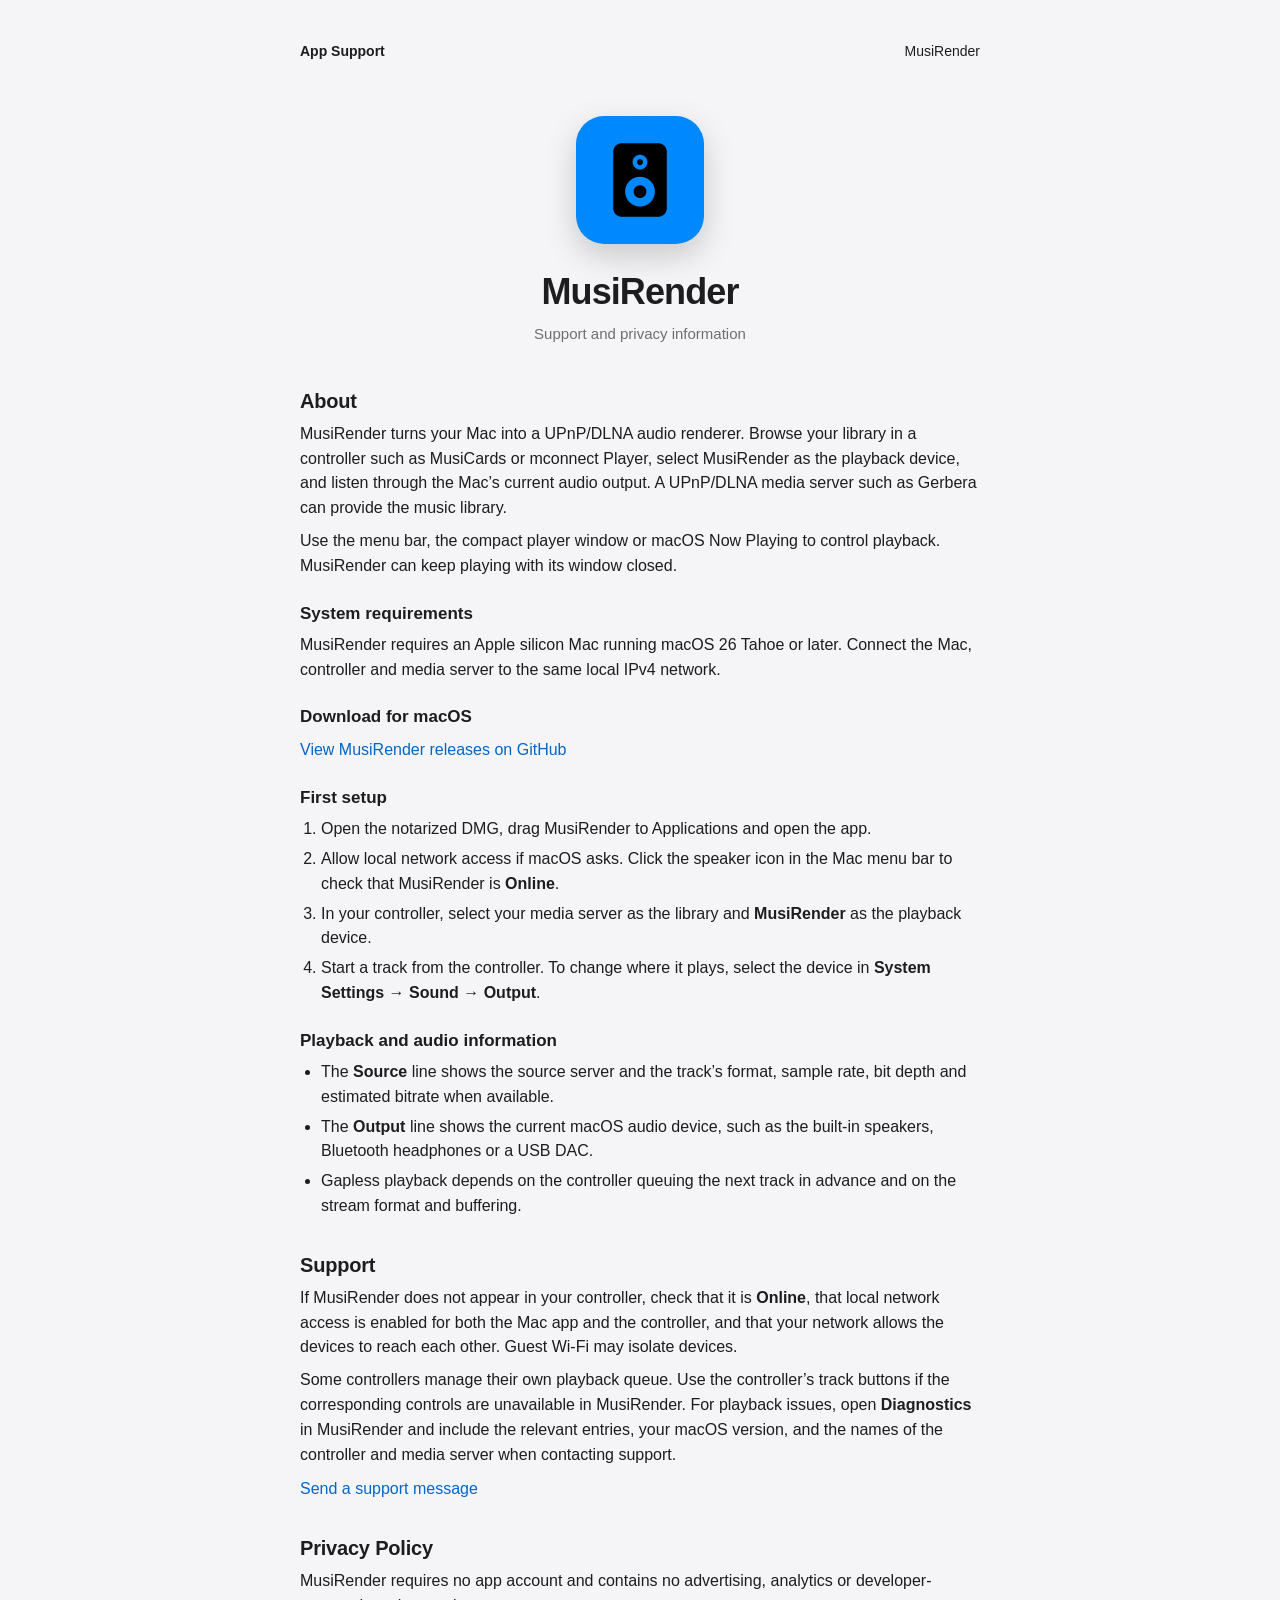
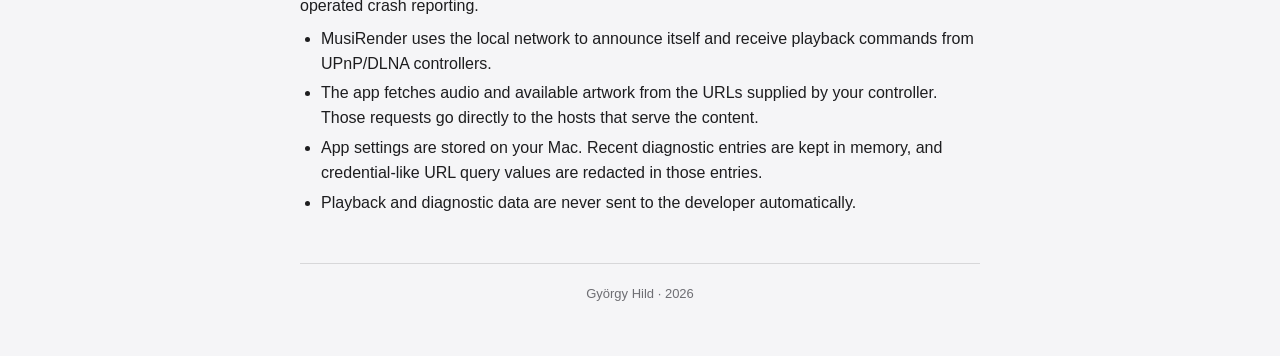
<file: musirender/index.html>
<!DOCTYPE html>
<html lang="en">
<head>
  <meta charset="UTF-8">
  <meta name="viewport" content="width=device-width, initial-scale=1.0">
  <meta name="description" content="MusiRender support and privacy information.">
  <link rel="icon" type="image/png" sizes="1024x1024" href="../assets/images/icon.png">
  <link rel="apple-touch-icon" sizes="1024x1024" href="../assets/images/icon.png">
  <link rel="manifest" href="../site.webmanifest">
  <title>MusiRender Support</title>
  <link rel="stylesheet" href="../assets/css/style.css">
</head>
<body>
  <main class="container">
    <nav class="topbar" aria-label="Support navigation"><a class="site-name" href="../">App Support</a><span>MusiRender</span></nav>
    <header class="hero">
      <img class="app-icon" src="../assets/images/musirender.png" alt="MusiRender icon">
      <h1>MusiRender</h1>
      <p class="subtitle">Support and privacy information</p>
    </header>

    <h2 id="help">About</h2>
    <p>MusiRender turns your Mac into a UPnP/DLNA audio renderer. Browse your library in a controller such as MusiCards or mconnect Player, select MusiRender as the playback device, and listen through the Mac’s current audio output. A UPnP/DLNA media server such as Gerbera can provide the music library.</p>
    <p>Use the menu bar, the compact player window or macOS Now Playing to control playback. MusiRender can keep playing with its window closed.</p>

    <h3>System requirements</h3>
    <p>MusiRender requires an Apple silicon Mac running macOS 26 Tahoe or later. Connect the Mac, controller and media server to the same local IPv4 network.</p>

    <h3>Download for macOS</h3>
    <p class="support-link"><a href="https://github.com/hildgyorgy/musirender/releases">View MusiRender releases on GitHub</a></p>

    <h3>First setup</h3>
    <ol>
      <li>Open the notarized DMG, drag MusiRender to Applications and open the app.</li>
      <li>Allow local network access if macOS asks. Click the speaker icon in the Mac menu bar to check that MusiRender is <strong>Online</strong>.</li>
      <li>In your controller, select your media server as the library and <strong>MusiRender</strong> as the playback device.</li>
      <li>Start a track from the controller. To change where it plays, select the device in <strong>System Settings → Sound → Output</strong>.</li>
    </ol>

    <h3>Playback and audio information</h3>
    <ul>
      <li>The <strong>Source</strong> line shows the source server and the track’s format, sample rate, bit depth and estimated bitrate when available.</li>
      <li>The <strong>Output</strong> line shows the current macOS audio device, such as the built-in speakers, Bluetooth headphones or a USB DAC.</li>
      <li>Gapless playback depends on the controller queuing the next track in advance and on the stream format and buffering.</li>
    </ul>

    <h2 id="support">Support</h2>
    <p>If MusiRender does not appear in your controller, check that it is <strong>Online</strong>, that local network access is enabled for both the Mac app and the controller, and that your network allows the devices to reach each other. Guest Wi-Fi may isolate devices.</p>
    <p>Some controllers manage their own playback queue. Use the controller’s track buttons if the corresponding controls are unavailable in MusiRender. For playback issues, open <strong>Diagnostics</strong> in MusiRender and include the relevant entries, your macOS version, and the names of the controller and media server when contacting support.</p>
    <p class="support-link"><a href="mailto:hild.gyorgy@freemail.hu?subject=MusiRender%20Support">Send a support message</a></p>

    <h2 id="privacy">Privacy Policy</h2>
    <p>MusiRender requires no app account and contains no advertising, analytics or developer-operated crash reporting.</p>
    <ul>
      <li>MusiRender uses the local network to announce itself and receive playback commands from UPnP/DLNA controllers.</li>
      <li>The app fetches audio and available artwork from the URLs supplied by your controller. Those requests go directly to the hosts that serve the content.</li>
      <li>App settings are stored on your Mac. Recent diagnostic entries are kept in memory, and credential-like URL query values are redacted in those entries.</li>
      <li>Playback and diagnostic data are never sent to the developer automatically.</li>
    </ul>

    <div class="footer">György Hild · 2026</div>
  </main>
</body>
</html>
</file>
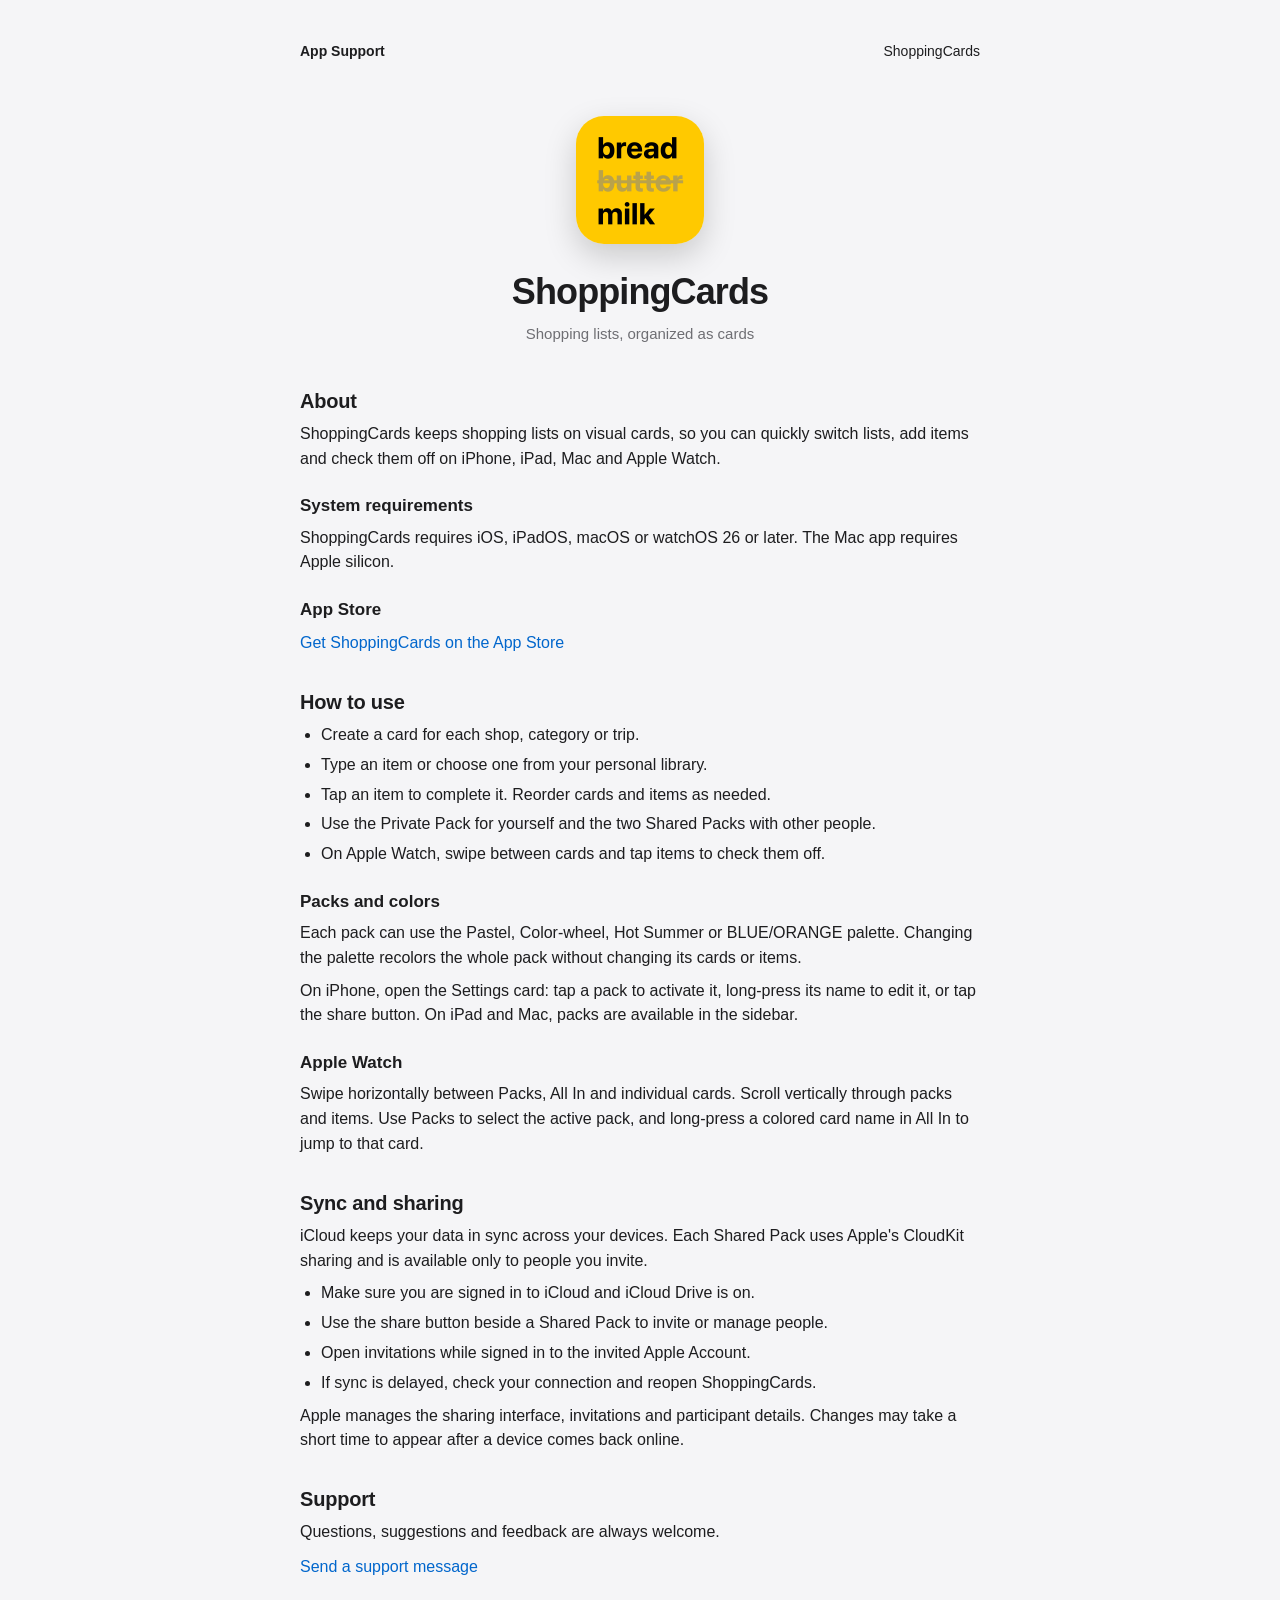
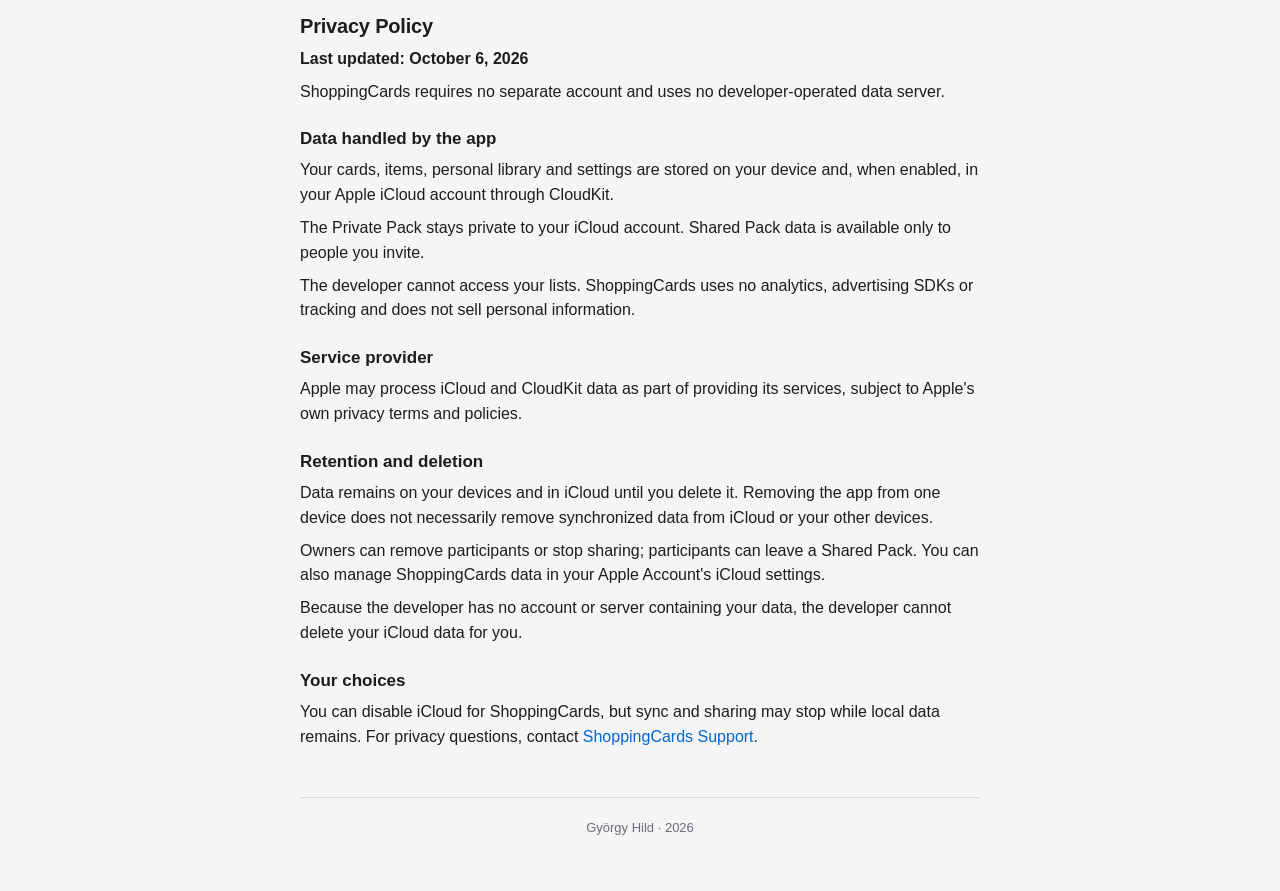
<file: shoppingcards/index.html>
<!DOCTYPE html>
<html lang="en">
<head>
  <meta charset="UTF-8">
  <meta name="viewport" content="width=device-width, initial-scale=1.0">
  <meta name="description" content="ShoppingCards support, guide and privacy information.">
  <link rel="icon" type="image/png" sizes="1024x1024" href="../assets/images/icon.png">
  <link rel="apple-touch-icon" sizes="1024x1024" href="../assets/images/icon.png">
  <link rel="manifest" href="../site.webmanifest">
  <title>ShoppingCards Support</title>
  <link rel="stylesheet" href="../assets/css/style.css">
</head>
<body>
  <main class="container">
    <nav class="topbar" aria-label="Support navigation"><a class="site-name" href="../">App Support</a><span>ShoppingCards</span></nav>
    <header class="hero">
      <img class="app-icon" src="../assets/images/shoppingcards.png" alt="ShoppingCards icon">
      <h1>ShoppingCards</h1>
      <p class="subtitle">Shopping lists, organized as cards</p>
    </header>

    <h2>About</h2>
    <p>ShoppingCards keeps shopping lists on visual cards, so you can quickly switch lists, add items and check them off on iPhone, iPad, Mac and Apple Watch.</p>

    <h3>System requirements</h3>
    <p>ShoppingCards requires iOS, iPadOS, macOS or watchOS 26 or later. The Mac app requires Apple silicon.</p>

    <h3>App Store</h3>
    <p class="support-link"><a href="https://apps.apple.com/hu/app/shoppingcards/id6788876436">Get ShoppingCards on the App Store</a></p>

    <h2>How to use</h2>
    <ul>
      <li>Create a card for each shop, category or trip.</li>
      <li>Type an item or choose one from your personal library.</li>
      <li>Tap an item to complete it. Reorder cards and items as needed.</li>
      <li>Use the Private Pack for yourself and the two Shared Packs with other people.</li>
      <li>On Apple Watch, swipe between cards and tap items to check them off.</li>
    </ul>

    <h3>Packs and colors</h3>
    <p>Each pack can use the Pastel, Color-wheel, Hot Summer or BLUE/ORANGE palette. Changing the palette recolors the whole pack without changing its cards or items.</p>
    <p>On iPhone, open the Settings card: tap a pack to activate it, long-press its name to edit it, or tap the share button. On iPad and Mac, packs are available in the sidebar.</p>

    <h3>Apple Watch</h3>
    <p>Swipe horizontally between Packs, All In and individual cards. Scroll vertically through packs and items. Use Packs to select the active pack, and long-press a colored card name in All In to jump to that card.</p>

    <h2>Sync and sharing</h2>
    <p>iCloud keeps your data in sync across your devices. Each Shared Pack uses Apple's CloudKit sharing and is available only to people you invite.</p>
    <ul>
      <li>Make sure you are signed in to iCloud and iCloud Drive is on.</li>
      <li>Use the share button beside a Shared Pack to invite or manage people.</li>
      <li>Open invitations while signed in to the invited Apple Account.</li>
      <li>If sync is delayed, check your connection and reopen ShoppingCards.</li>
    </ul>
    <p>Apple manages the sharing interface, invitations and participant details. Changes may take a short time to appear after a device comes back online.</p>

    <h2>Support</h2>
    <p>Questions, suggestions and feedback are always welcome.</p>
    <p class="support-link"><a href="mailto:hild.gyorgy@freemail.hu?subject=ShoppingCards%20Support">Send a support message</a></p>

    <section aria-labelledby="privacy">
      <h2 id="privacy">Privacy Policy</h2>
      <p><strong>Last updated: October 6, 2026</strong></p>
      <p>ShoppingCards requires no separate account and uses no developer-operated data server.</p>

      <h3>Data handled by the app</h3>
      <p>Your cards, items, personal library and settings are stored on your device and, when enabled, in your Apple iCloud account through CloudKit.</p>
      <p>The Private Pack stays private to your iCloud account. Shared Pack data is available only to people you invite.</p>
      <p>The developer cannot access your lists. ShoppingCards uses no analytics, advertising SDKs or tracking and does not sell personal information.</p>

      <h3>Service provider</h3>
      <p>Apple may process iCloud and CloudKit data as part of providing its services, subject to Apple's own privacy terms and policies.</p>

      <h3>Retention and deletion</h3>
      <p>Data remains on your devices and in iCloud until you delete it. Removing the app from one device does not necessarily remove synchronized data from iCloud or your other devices.</p>
      <p>Owners can remove participants or stop sharing; participants can leave a Shared Pack. You can also manage ShoppingCards data in your Apple Account's iCloud settings.</p>
      <p>Because the developer has no account or server containing your data, the developer cannot delete your iCloud data for you.</p>

      <h3>Your choices</h3>
      <p>You can disable iCloud for ShoppingCards, but sync and sharing may stop while local data remains. For privacy questions, contact <a href="mailto:hild.gyorgy@freemail.hu?subject=ShoppingCards%20Privacy">ShoppingCards Support</a>.</p>
    </section>

    <div class="footer">György Hild · 2026</div>
  </main>
</body>
</html>
</file>
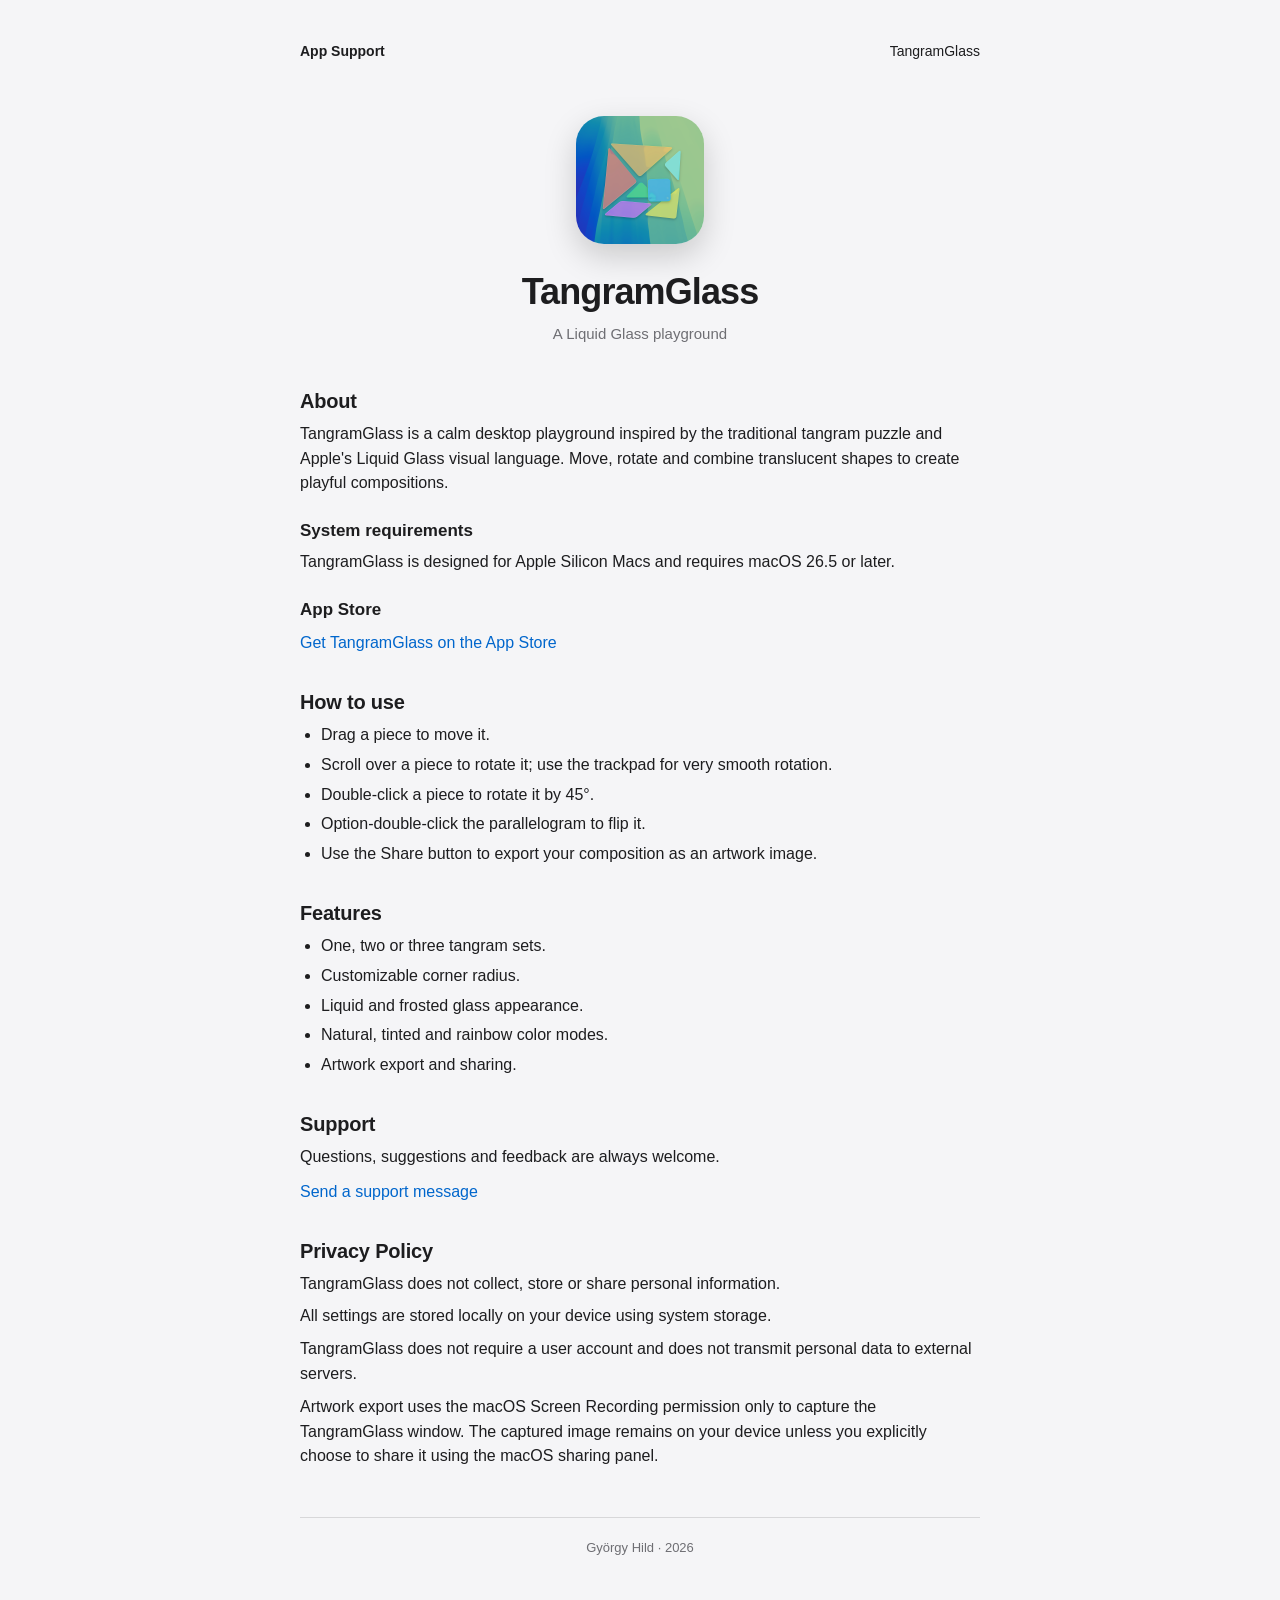
<file: tangramglass/index.html>
<!DOCTYPE html>
<html lang="en">
<head>
  <meta charset="UTF-8">
  <meta name="viewport" content="width=device-width, initial-scale=1.0">
  <meta name="description" content="TangramGlass support, guide and privacy information.">
  <link rel="icon" type="image/png" sizes="1024x1024" href="../assets/images/icon.png">
  <link rel="apple-touch-icon" sizes="1024x1024" href="../assets/images/icon.png">
  <link rel="manifest" href="../site.webmanifest">
  <title>TangramGlass Support</title>
  <link rel="stylesheet" href="../assets/css/style.css">
</head>
<body>
  <main class="container">
    <nav class="topbar" aria-label="Support navigation"><a class="site-name" href="../">App Support</a><span>TangramGlass</span></nav>
    <header class="hero">
      <img class="app-icon" src="../assets/images/tangramglass.png" alt="TangramGlass icon">
      <h1>TangramGlass</h1>
      <p class="subtitle">A Liquid Glass playground</p>
    </header>

    <h2>About</h2>
    <p>TangramGlass is a calm desktop playground inspired by the traditional tangram puzzle and Apple's Liquid Glass visual language. Move, rotate and combine translucent shapes to create playful compositions.</p>

    <h3>System requirements</h3>
    <p>TangramGlass is designed for Apple Silicon Macs and requires macOS 26.5 or later.</p>

    <h3>App Store</h3>
    <p class="support-link"><a href="https://apps.apple.com/hu/app/tangramglass/id6778983019?mt=12">Get TangramGlass on the App Store</a></p>

    <h2 id="help">How to use</h2>
    <ul>
      <li>Drag a piece to move it.</li>
      <li>Scroll over a piece to rotate it; use the trackpad for very smooth rotation.</li>
      <li>Double-click a piece to rotate it by 45°.</li>
      <li>Option-double-click the parallelogram to flip it.</li>
      <li>Use the Share button to export your composition as an artwork image.</li>
    </ul>

    <h2>Features</h2>
    <ul>
      <li>One, two or three tangram sets.</li>
      <li>Customizable corner radius.</li>
      <li>Liquid and frosted glass appearance.</li>
      <li>Natural, tinted and rainbow color modes.</li>
      <li>Artwork export and sharing.</li>
    </ul>

    <h2 id="support">Support</h2>
    <p>Questions, suggestions and feedback are always welcome.</p>
    <p class="support-link"><a href="mailto:hild.gyorgy@freemail.hu?subject=TangramGlass%20Support">Send a support message</a></p>

    <h2 id="privacy">Privacy Policy</h2>
    <p>TangramGlass does not collect, store or share personal information.</p>
    <p>All settings are stored locally on your device using system storage.</p>
    <p>TangramGlass does not require a user account and does not transmit personal data to external servers.</p>
    <p>Artwork export uses the macOS Screen Recording permission only to capture the TangramGlass window. The captured image remains on your device unless you explicitly choose to share it using the macOS sharing panel.</p>

    <div class="footer">György Hild · 2026</div>
  </main>
</body>
</html>
</file>
<file: assets/css/style.css>
:root {
  color-scheme: light dark;
  --background: #f5f5f7;
  --text: #1d1d1f;
  --secondary: #6e6e73;
  --line: rgba(0, 0, 0, 0.12);
  --link: #0066cc;
  --surface: rgba(255, 255, 255, 0.72);
}

* { box-sizing: border-box; }

html { -webkit-text-size-adjust: 100%; }

body {
  margin: 0;
  background: var(--background);
  color: var(--text);
  font-family: -apple-system, BlinkMacSystemFont, "SF Pro Text", "Segoe UI", sans-serif;
  font-size: 16px;
  line-height: 1.55;
}

a {
  color: var(--link);
  text-decoration: none;
}

a:hover { text-decoration: underline; }

.container {
  width: min(calc(100% - 44px), 680px);
  margin: 0 auto;
  padding: 36px 0 52px;
}

.topbar {
  display: flex;
  align-items: center;
  justify-content: space-between;
  gap: 24px;
  min-height: 32px;
  margin-bottom: 48px;
  font-size: 14px;
}

.site-name {
  color: var(--text);
  font-weight: 600;
}

.hero {
  margin-bottom: 44px;
  text-align: center;
}

.app-icon {
  display: block;
  width: 128px;
  height: 128px;
  margin: 0 auto 28px;
  border-radius: 28px;
  box-shadow: 0 12px 32px rgba(0, 0, 0, 0.18);
  object-fit: cover;
}

h1 {
  margin: 0 0 10px;
  font-size: 36px;
  line-height: 1.1;
  letter-spacing: -0.025em;
}

.subtitle {
  margin: 0;
  color: var(--secondary);
  font-size: 15px;
}

h2 {
  margin: 34px 0 8px;
  font-size: 20px;
  line-height: 1.25;
  letter-spacing: -0.01em;
}

h3 {
  margin: 24px 0 6px;
  font-size: 17px;
  line-height: 1.3;
}

p { margin: 8px 0; }

ul,
ol {
  margin: 8px 0;
  padding-left: 21px;
}

li { margin: 5px 0; }

.support-link { margin-top: 10px; }

.footer {
  margin-top: 48px;
  padding-top: 20px;
  border-top: 1px solid var(--line);
  color: var(--secondary);
  font-size: 13px;
  text-align: center;
}

.directory-hero {
  margin: 40px 0 42px;
}

.directory-hero h1 {
  margin-bottom: 12px;
  font-size: 40px;
}

.directory-hero p {
  max-width: 560px;
  margin: 0;
  color: var(--secondary);
  font-size: 17px;
}

.app-list {
  margin: 0;
  padding: 0;
  overflow: hidden;
  border: 1px solid var(--line);
  border-radius: 18px;
  background: var(--surface);
  list-style: none;
}

.app-list li + li { border-top: 1px solid var(--line); }

.app-list a {
  display: grid;
  grid-template-columns: 64px 1fr auto;
  gap: 18px;
  align-items: center;
  min-height: 96px;
  padding: 16px 20px;
  color: var(--text);
}

.app-list a:hover {
  background: rgba(0, 0, 0, 0.035);
  text-decoration: none;
}

.list-icon {
  width: 64px;
  height: 64px;
  margin: 0;
  border-radius: 14px;
  box-shadow: 0 4px 12px rgba(0, 0, 0, 0.14);
}

.app-copy strong {
  display: block;
  margin-bottom: 2px;
  font-size: 17px;
}

.app-copy span {
  display: block;
  color: var(--secondary);
  font-size: 14px;
  line-height: 1.35;
}

.chevron {
  color: var(--secondary);
  font-size: 22px;
}

code {
  padding: 0.1em 0.3em;
  border-radius: 5px;
  background: rgba(127, 127, 127, 0.14);
  font-family: ui-monospace, "SFMono-Regular", Menlo, monospace;
  font-size: 0.9em;
}

pre {
  overflow-x: auto;
  padding: 16px;
  border-radius: 5px;
  background: rgba(127, 127, 127, 0.14);
}

pre code {
  padding: 0;
  background: none;
}

@media (prefers-color-scheme: dark) {
  :root {
    --background: #111113;
    --text: #f5f5f7;
    --secondary: #98989d;
    --line: rgba(255, 255, 255, 0.14);
    --link: #2997ff;
    --surface: rgba(255, 255, 255, 0.055);
  }

  .app-list a:hover { background: rgba(255, 255, 255, 0.05); }
}

@media (max-width: 520px) {
  .container { width: min(calc(100% - 36px), 680px); padding-top: 24px; }
  .topbar { margin-bottom: 38px; }
  .directory-hero { margin-top: 28px; }
  .directory-hero h1 { font-size: 36px; }
  .app-list a { grid-template-columns: 54px 1fr auto; gap: 14px; padding: 14px; }
  .list-icon { width: 54px; height: 54px; border-radius: 12px; }
}
</file>
